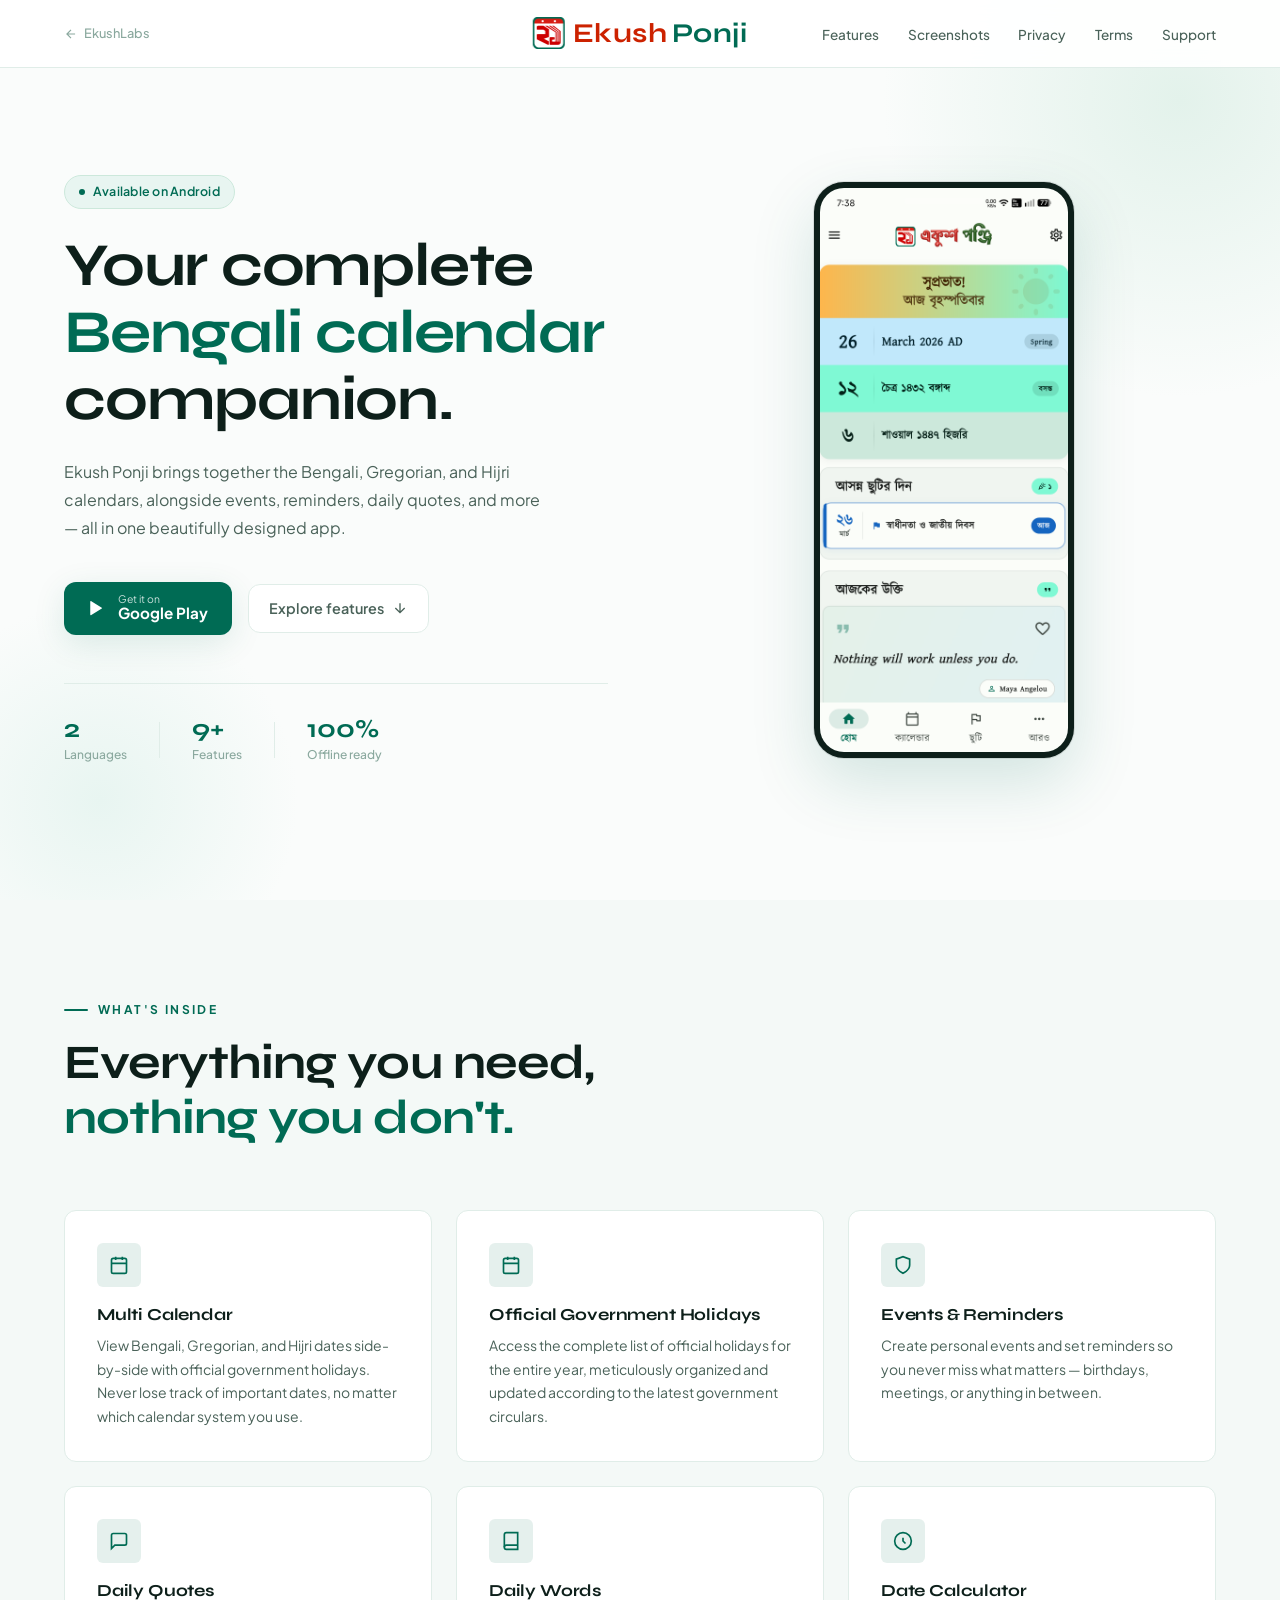
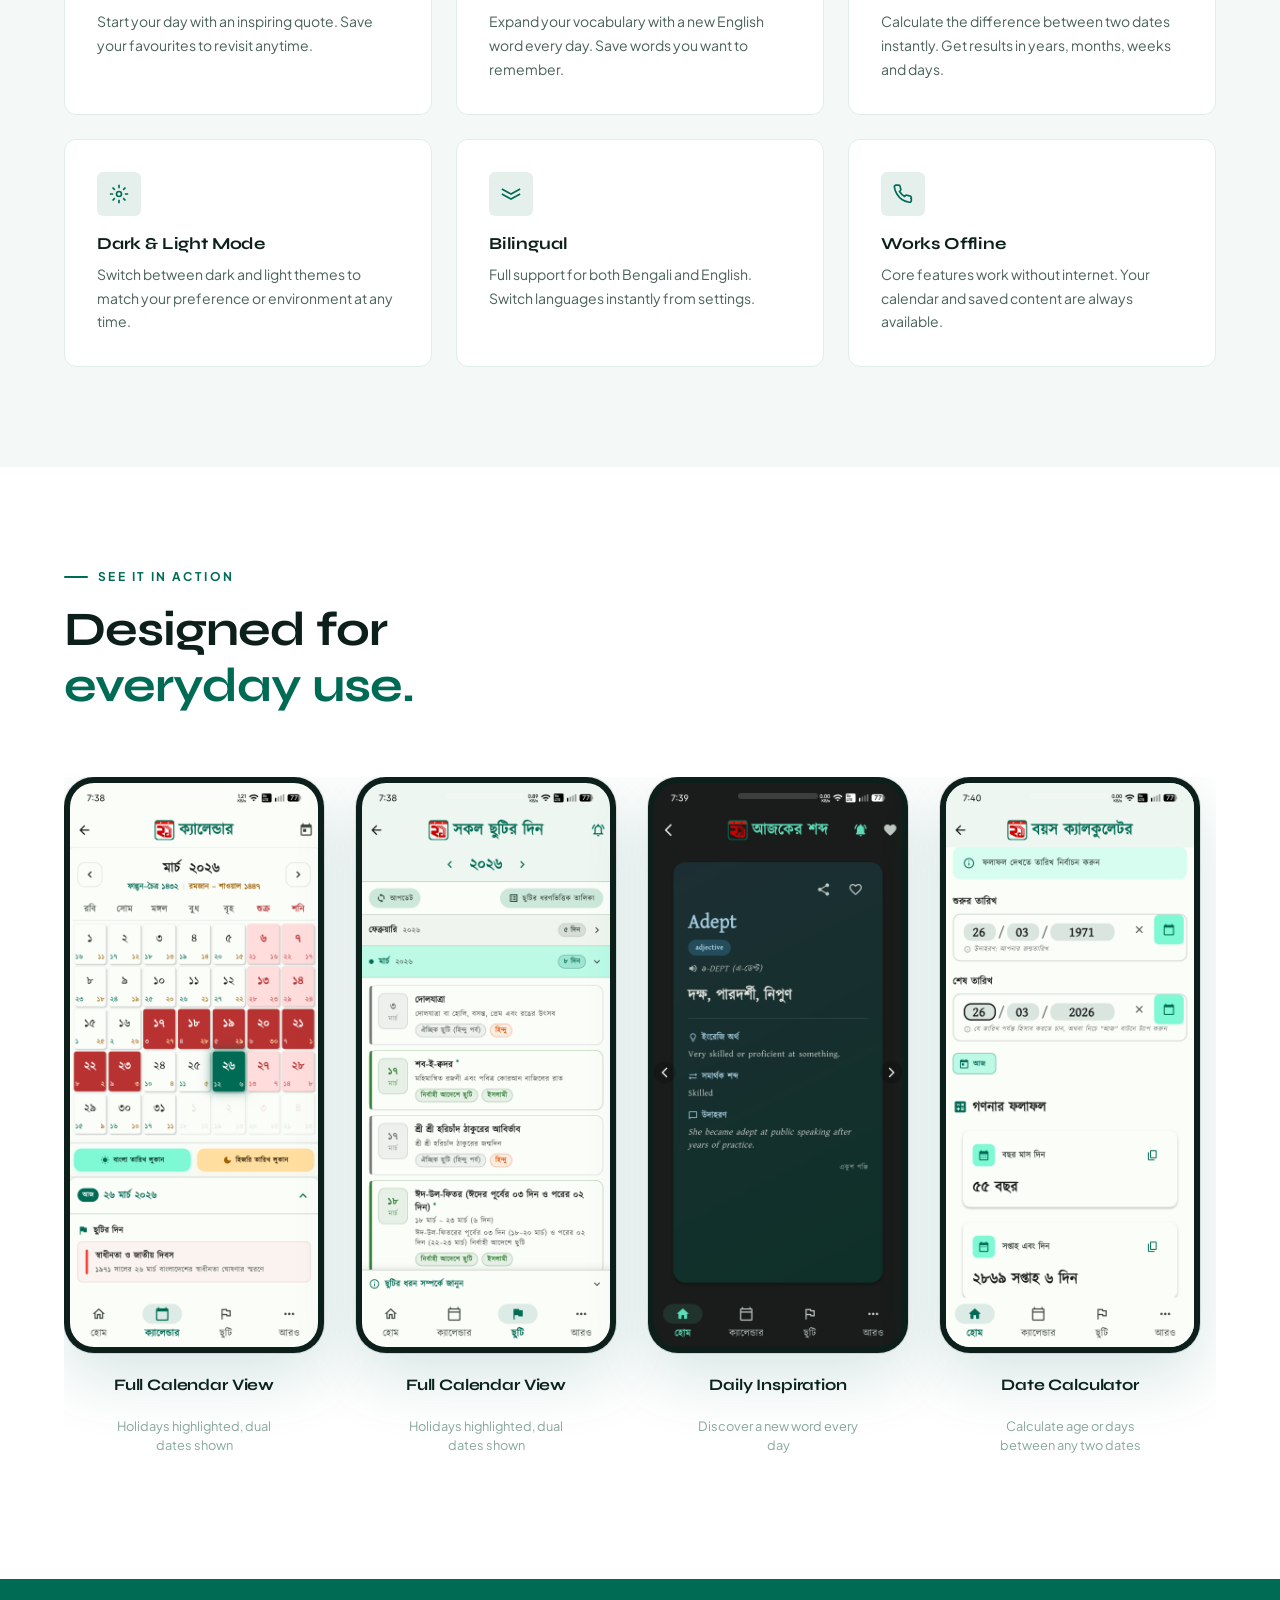
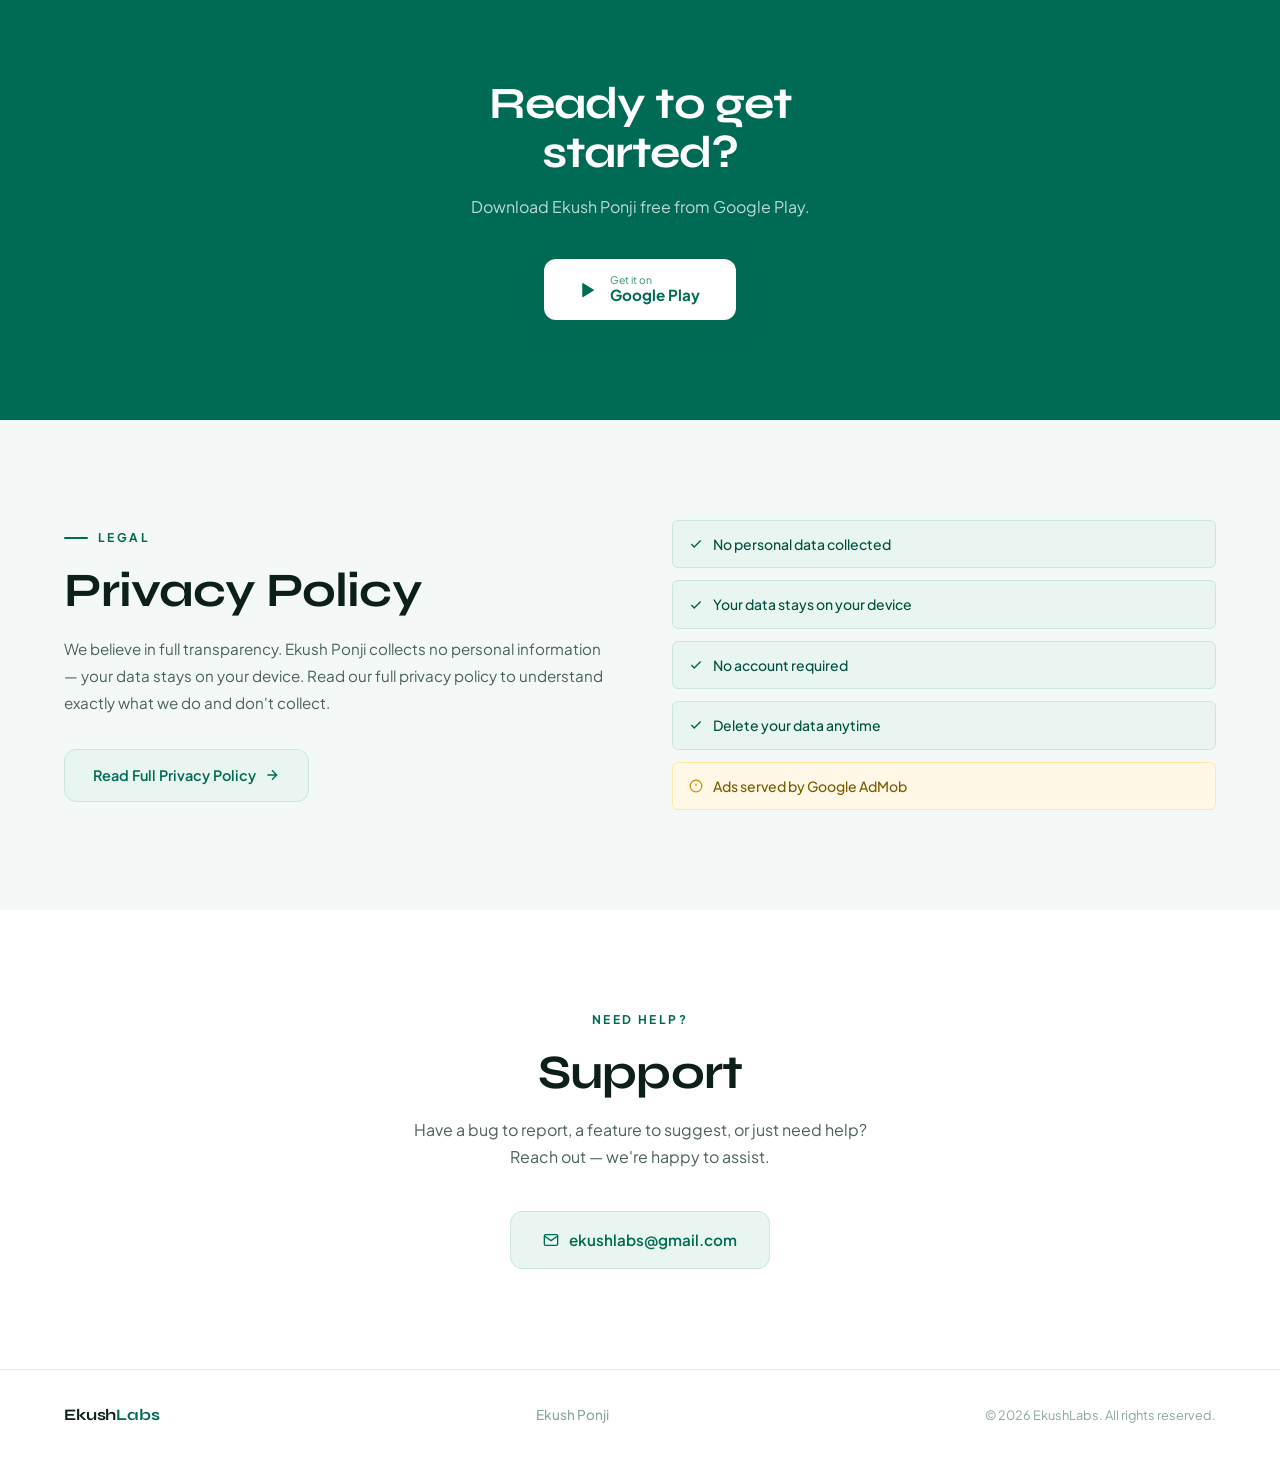
<file: index.html>
<!DOCTYPE html>
<html lang="en">

<head>
  <meta charset="UTF-8" />
  <meta name="viewport" content="width=device-width, initial-scale=1.0" />

  <!-- ─── SEO ─────────────────────────────────────────────────── -->
  <title>Ekush Ponji - Your complete Bengali calendar companion</title>
  <meta name="description"
    content="Ekush Ponji is a Bengali calendar app with events, reminders, daily quotes, daily words, date calculator and more — built for everyday life in Bangladesh." />
  <meta name="robots" content="index, follow" />
  <meta name="author" content="EkushLabs" />

  <!-- ─── THEME COLOR ───────────────────────────────────────────── -->
  <meta name="theme-color" content="#006B54" />

  <!-- ─── OPEN GRAPH ───────────────────────────────────────────── -->
  <meta property="og:type" content="website" />
  <meta property="og:url" content="https://ekushponji.ekushlabs.com/" />
  <meta property="og:title" content="Ekush Ponji - Your complete Bengali calendar companion" />
  <meta property="og:description" content="Bengali calendar, events, reminders, daily quotes, daily words and more." />
  <!-- TODO: Create a 1200x630px branded image and place at assets/og-image.png -->
  <meta property="og:image" content="https://ekushponji.ekushlabs.com/assets/og-image.png" />

  <!-- ─── TWITTER CARD ─────────────────────────────────────────── -->
  <meta name="twitter:card" content="summary_large_image" />
  <meta name="twitter:title" content="Ekush Ponji — Your complete Bengali calendar companion" />
  <meta name="twitter:description" content="Bengali calendar, events, reminders, daily quotes, daily words and more." />
  <meta name="twitter:image" content="https://ekushponji.ekushlabs.com/assets/og-image.png" />

  <!-- ─── FAVICON ──────────────────────────────────────────────── -->
  <link rel="icon" type="image/png" href="assets/icon.png" />
  <link rel="apple-touch-icon" href="assets/icon.png" />

  <!-- ─── FONTS ────────────────────────────────────────────────── -->
  <link rel="preconnect" href="https://fonts.googleapis.com" />
  <link rel="preconnect" href="https://fonts.gstatic.com" crossorigin />
  <link
    href="https://fonts.googleapis.com/css2?family=Plus+Jakarta+Sans:wght@300;400;500;600;700&family=Syne:wght@700;800&display=swap"
    rel="stylesheet" />

  <!-- ─── STYLES ───────────────────────────────────────────────── -->
  <link rel="stylesheet" href="css/components.css" />
  <link rel="stylesheet" href="css/style.css" />

  <!-- ─── GOOGLE ANALYTICS ─────────────────────────────────────── -->
  <!-- TODO: Replace G-XXXXXXXXXX with your actual Measurement ID -->
  <!--
  <script async src="https://www.googletagmanager.com/gtag/js?id=G-XXXXXXXXXX"></script>
  <script>
    window.dataLayer = window.dataLayer || [];
    function gtag(){dataLayer.push(arguments);}
    gtag('js', new Date());
    gtag('config', 'G-XXXXXXXXXX');
  </script>
  -->
</head>

<body>

  <!-- ─── NAVBAR (injected by components.js) ───────────────────── -->
  <div id="navbar-placeholder"></div>

  <!-- ─── HERO ─────────────────────────────────────────────────── -->
  <section id="hero">
    <div class="hero-bg-shape" aria-hidden="true"></div>
    <div class="hero-bg-shape-2" aria-hidden="true"></div>

    <div class="hero-content">
      <div class="hero-badge">
        <span class="badge-dot" aria-hidden="true"></span>
        Available on Android
      </div>

      <h1 class="hero-title">
        Your complete<br />
        <span class="accent">Bengali calendar</span><br />
        companion.
      </h1>

      <p class="hero-tagline">
        Ekush Ponji brings together the Bengali, Gregorian, and Hijri calendars, alongside events, reminders, daily
        quotes, and more — all in one beautifully designed app.
      </p>

      <div class="hero-actions">
        <a href="https://play.google.com/store/apps/details?id=com.ekushlabs.ponji" class="btn-primary"
          id="play-store-btn">
          <svg viewBox="0 0 24 24" fill="currentColor" aria-hidden="true">
            <path d="M3 20.5v-17c0-.83 1-.98 1.4-.4l14 8.5c.4.24.4.86 0 1.1l-14 8.5c-.4.58-1.4.43-1.4-.4z" />
          </svg>
          <div class="btn-text">
            <span class="btn-sub">Get it on</span>
            <span class="btn-main">Google Play</span>
          </div>
        </a>

        <a href="#features" class="btn-secondary">
          Explore features
          <svg viewBox="0 0 24 24" fill="none" stroke="currentColor" stroke-width="2" aria-hidden="true">
            <path d="M12 5v14M5 12l7 7 7-7" />
          </svg>
        </a>
      </div>

      <div class="hero-stats">
        <div class="hero-stat">
          <span class="stat-num">2</span>
          <span class="stat-label">Languages</span>
        </div>
        <div class="stat-divider" aria-hidden="true"></div>
        <div class="hero-stat">
          <span class="stat-num">9+</span>
          <span class="stat-label">Features</span>
        </div>
        <div class="stat-divider" aria-hidden="true"></div>
        <div class="hero-stat">
          <span class="stat-num">100%</span>
          <span class="stat-label">Offline ready</span>
        </div>
      </div>
    </div>

    <div class="hero-phone" aria-hidden="true">
      <div class="phone-mockup">
        <div class="phone-screen">
          <img src="assets/screenshots/1_home.png" alt="Ekush Ponji Home Screen" />
          <div class="phone-placeholder">
            <svg viewBox="0 0 24 24" fill="none" stroke="currentColor" stroke-width="1.5">
              <rect x="3" y="3" width="18" height="18" rx="2" />
              <circle cx="12" cy="10" r="3" />
              <path d="M6 21v-1a6 6 0 0 1 12 0v1" />
            </svg>
          </div>
        </div>
      </div>
    </div>
  </section>

  <!-- ─── FEATURES ─────────────────────────────────────────────── -->
  <section id="features">
    <div class="section-header reveal">
      <p class="section-label">What's inside</p>
      <h2 class="section-title">Everything you need,<br /><span class="accent">nothing you don't.</span></h2>
    </div>

    <div class="features-grid">

      <div class="feature-card reveal">
        <div class="feature-icon">
          <svg viewBox="0 0 24 24" fill="none" stroke="currentColor" stroke-width="2">
            <rect x="3" y="4" width="18" height="18" rx="2" />
            <path d="M16 2v4M8 2v4M3 10h18" />
          </svg>
        </div>
        <h3 class="feature-title">Multi Calendar</h3>
        <p class="feature-desc">View Bengali, Gregorian, and Hijri dates side-by-side with official government holidays.
          Never lose track of important dates, no matter which calendar system you use.</p>
      </div>

      <div class="feature-card reveal">
        <div class="feature-icon">
          <svg viewBox="0 0 24 24" fill="none" stroke="currentColor" stroke-width="2">
            <rect x="3" y="4" width="18" height="18" rx="2" />
            <path d="M16 2v4M8 2v4M3 10h18" />
          </svg>
        </div>
        <h3 class="feature-title">Official Government Holidays</h3>
        <p class="feature-desc">Access the complete list of official holidays for the entire year, meticulously
          organized and updated according to the latest government circulars.</p>
      </div>

      <div class="feature-card reveal">
        <div class="feature-icon">
          <svg viewBox="0 0 24 24" fill="none" stroke="currentColor" stroke-width="2">
            <path d="M12 22s8-4 8-10V5l-8-3-8 3v7c0 6 8 10 8 10z" />
          </svg>
        </div>
        <h3 class="feature-title">Events &amp; Reminders</h3>
        <p class="feature-desc">Create personal events and set reminders so you never miss what matters — birthdays,
          meetings, or anything in between.</p>
      </div>

      <div class="feature-card reveal">
        <div class="feature-icon">
          <svg viewBox="0 0 24 24" fill="none" stroke="currentColor" stroke-width="2">
            <path d="M21 15a2 2 0 0 1-2 2H7l-4 4V5a2 2 0 0 1 2-2h14a2 2 0 0 1 2 2z" />
          </svg>
        </div>
        <h3 class="feature-title">Daily Quotes</h3>
        <p class="feature-desc">Start your day with an inspiring quote. Save your favourites to revisit anytime.</p>
      </div>

      <div class="feature-card reveal">
        <div class="feature-icon">
          <svg viewBox="0 0 24 24" fill="none" stroke="currentColor" stroke-width="2">
            <path d="M4 19.5A2.5 2.5 0 0 1 6.5 17H20" />
            <path d="M6.5 2H20v20H6.5A2.5 2.5 0 0 1 4 19.5v-15A2.5 2.5 0 0 1 6.5 2z" />
          </svg>
        </div>
        <h3 class="feature-title">Daily Words</h3>
        <p class="feature-desc">Expand your vocabulary with a new English word every day. Save words you want to
          remember.</p>
      </div>

      <div class="feature-card reveal">
        <div class="feature-icon">
          <svg viewBox="0 0 24 24" fill="none" stroke="currentColor" stroke-width="2">
            <circle cx="12" cy="12" r="10" />
            <path d="M12 8v4l3 3" />
          </svg>
        </div>
        <h3 class="feature-title">Date Calculator</h3>
        <p class="feature-desc">Calculate the difference between two dates instantly. Get results in years, months,
          weeks and days.</p>
      </div>

      <div class="feature-card reveal">
        <div class="feature-icon">
          <svg viewBox="0 0 24 24" fill="none" stroke="currentColor" stroke-width="2">
            <circle cx="12" cy="12" r="3" />
            <path
              d="M12 1v4M12 19v4M4.22 4.22l2.83 2.83M16.95 16.95l2.83 2.83M1 12h4M19 12h4M4.22 19.78l2.83-2.83M16.95 7.05l2.83-2.83" />
          </svg>
        </div>
        <h3 class="feature-title">Dark &amp; Light Mode</h3>
        <p class="feature-desc">Switch between dark and light themes to match your preference or environment at any
          time.</p>
      </div>

      <div class="feature-card reveal">
        <div class="feature-icon">
          <svg viewBox="0 0 24 24" fill="none" stroke="currentColor" stroke-width="2">
            <path d="M1 6l11 6 11-6" />
            <path d="M1 12l11 6 11-6" />
          </svg>
        </div>
        <h3 class="feature-title">Bilingual</h3>
        <p class="feature-desc">Full support for both Bengali and English. Switch languages instantly from settings.</p>
      </div>

      <div class="feature-card reveal">
        <div class="feature-icon">
          <svg viewBox="0 0 24 24" fill="none" stroke="currentColor" stroke-width="2">
            <path
              d="M22 16.92v3a2 2 0 0 1-2.18 2 19.79 19.79 0 0 1-8.63-3.07A19.5 19.5 0 0 1 4.69 12a19.79 19.79 0 0 1-3.07-8.67A2 2 0 0 1 3.6 1.27h3a2 2 0 0 1 2 1.72c.127.96.361 1.903.7 2.81a2 2 0 0 1-.45 2.11L7.91 8.96a16 16 0 0 0 6 6l.92-.92a2 2 0 0 1 2.11-.45c.907.339 1.85.573 2.81.7A2 2 0 0 1 21.73 16.92z" />
          </svg>
        </div>
        <h3 class="feature-title">Works Offline</h3>
        <p class="feature-desc">Core features work without internet. Your calendar and saved content are always
          available.</p>
      </div>

    </div>
  </section>

  <!-- ─── SCREENSHOTS ───────────────────────────────────────────── -->
  <section id="screenshots">
    <div class="section-header reveal">
      <p class="section-label">See it in action</p>
      <h2 class="section-title">Designed for<br /><span class="accent">everyday use.</span></h2>
    </div>

    <div class="screenshots-row">

      <div class="screenshot-item reveal">
        <div class="phone-mockup">
          <div class="phone-screen">
            <img src="assets/screenshots/2_calendar.png" alt="Home Screen" />
          </div>
        </div>
        <p class="screenshot-caption">Full Calendar View</p>
        <p class="screenshot-desc">Holidays highlighted, dual dates shown</p>
      </div>

      <div class="screenshot-item reveal">
        <div class="phone-mockup">
          <div class="phone-screen">
            <img src="assets/screenshots/3_all_holidays.png" alt="Calendar View" />
          </div>
        </div>
        <p class="screenshot-caption">Full Calendar View</p>
        <p class="screenshot-desc">Holidays highlighted, dual dates shown</p>
      </div>

      <div class="screenshot-item reveal">
        <div class="phone-mockup">
          <div class="phone-screen">
            <img src="assets/screenshots/4_daily_words.png" alt="Daily Words" />
          </div>
        </div>
        <p class="screenshot-caption">Daily Inspiration</p>
        <p class="screenshot-desc">Discover a new word every day</p>
      </div>

      <div class="screenshot-item reveal">
        <div class="phone-mockup">
          <div class="phone-screen">
            <img src="assets/screenshots/5_calculator.png" alt="Date Calculator" />
          </div>
        </div>
        <p class="screenshot-caption">Date Calculator</p>
        <p class="screenshot-desc">Calculate age or days between any two dates</p>
      </div>

    </div>
  </section>

  <!-- ─── DOWNLOAD ──────────────────────────────────────────────── -->
  <section id="download">
    <div class="download-inner reveal">
      <h2 class="download-title">Ready to get started?</h2>
      <p class="download-sub">Download Ekush Ponji free from Google Play.</p>
      <a href="https://play.google.com/store/apps/details?id=com.ekushlabs.ponji" class="btn-primary large">
        <svg viewBox="0 0 24 24" fill="currentColor" aria-hidden="true">
          <path d="M3 20.5v-17c0-.83 1-.98 1.4-.4l14 8.5c.4.24.4.86 0 1.1l-14 8.5c-.4.58-1.4.43-1.4-.4z" />
        </svg>
        <div class="btn-text">
          <span class="btn-sub">Get it on</span>
          <span class="btn-main">Google Play</span>
        </div>
      </a>
    </div>
  </section>

  <!-- ─── PRIVACY TEASER ───────────────────────────────────────── -->
  <section id="privacy">
    <div class="privacy-teaser reveal">
      <div class="privacy-teaser-left">
        <p class="section-label">Legal</p>
        <h2 class="section-title">Privacy Policy</h2>
        <p class="privacy-teaser-desc">We believe in full transparency. Ekush Ponji collects no personal information —
          your data stays on your device. Read our full privacy policy to understand exactly what we do and don't
          collect.</p>
        <a href="privacy.html" class="btn-privacy">
          Read Full Privacy Policy
          <svg viewBox="0 0 24 24" fill="none" stroke="currentColor" stroke-width="2" aria-hidden="true">
            <path d="M5 12h14M12 5l7 7-7 7" />
          </svg>
        </a>
      </div>
      <div class="privacy-teaser-right">
        <div class="privacy-pill good">
          <svg viewBox="0 0 24 24" fill="none" stroke="currentColor" stroke-width="2.5">
            <polyline points="20 6 9 17 4 12" />
          </svg>
          No personal data collected
        </div>
        <div class="privacy-pill good">
          <svg viewBox="0 0 24 24" fill="none" stroke="currentColor" stroke-width="2.5">
            <polyline points="20 6 9 17 4 12" />
          </svg>
          Your data stays on your device
        </div>
        <div class="privacy-pill good">
          <svg viewBox="0 0 24 24" fill="none" stroke="currentColor" stroke-width="2.5">
            <polyline points="20 6 9 17 4 12" />
          </svg>
          No account required
        </div>
        <div class="privacy-pill good">
          <svg viewBox="0 0 24 24" fill="none" stroke="currentColor" stroke-width="2.5">
            <polyline points="20 6 9 17 4 12" />
          </svg>
          Delete your data anytime
        </div>
        <div class="privacy-pill neutral">
          <svg viewBox="0 0 24 24" fill="none" stroke="currentColor" stroke-width="2">
            <circle cx="12" cy="12" r="10" />
            <line x1="12" y1="8" x2="12" y2="12" />
            <line x1="12" y1="16" x2="12.01" y2="16" />
          </svg>
          Ads served by Google AdMob
        </div>
      </div>
    </div>
  </section>

  <!-- ─── SUPPORT ───────────────────────────────────────────────── -->
  <section id="support">
    <div class="support-inner reveal">
      <p class="section-label center">Need help?</p>
      <h2 class="section-title center">Support</h2>
      <p class="support-sub">Have a bug to report, a feature to suggest, or just need help? Reach out — we're happy to
        assist.</p>
      <a href="mailto:ekushlabs@gmail.com" class="contact-email">
        <svg viewBox="0 0 24 24" fill="none" stroke="currentColor" stroke-width="2" aria-hidden="true">
          <path d="M4 4h16c1.1 0 2 .9 2 2v12c0 1.1-.9 2-2 2H4c-1.1 0-2-.9-2-2V6c0-1.1.9-2 2-2z" />
          <polyline points="22,6 12,13 2,6" />
        </svg>
        <span>ekushlabs@gmail.com</span>
      </a>
    </div>
  </section>

  <!-- ─── FOOTER (injected by components.js) ───────────────────── -->
  <div id="footer-placeholder"></div>

  <!-- ─── SCRIPTS ───────────────────────────────────────────────── -->
  <script src="js/components.js" defer></script>
  <script src="js/main.js" defer></script>

</body>

</html>
</file>
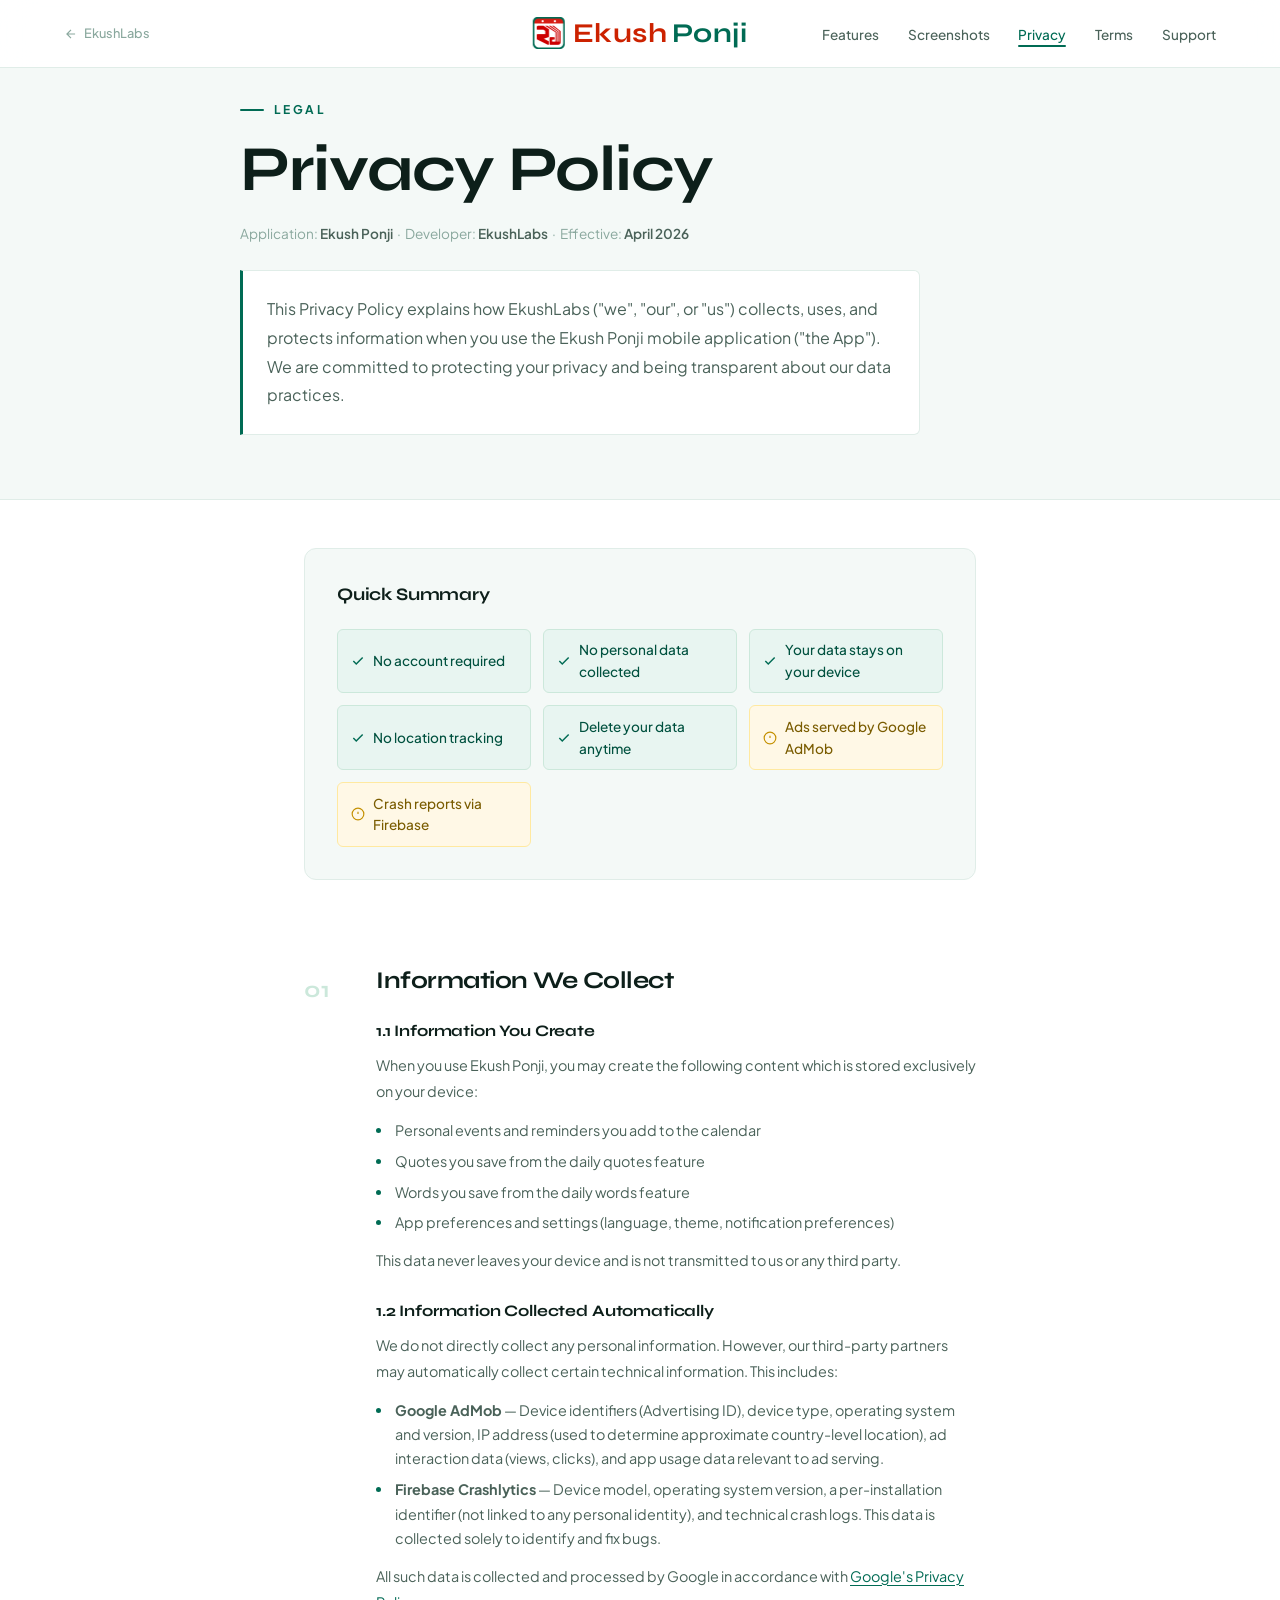
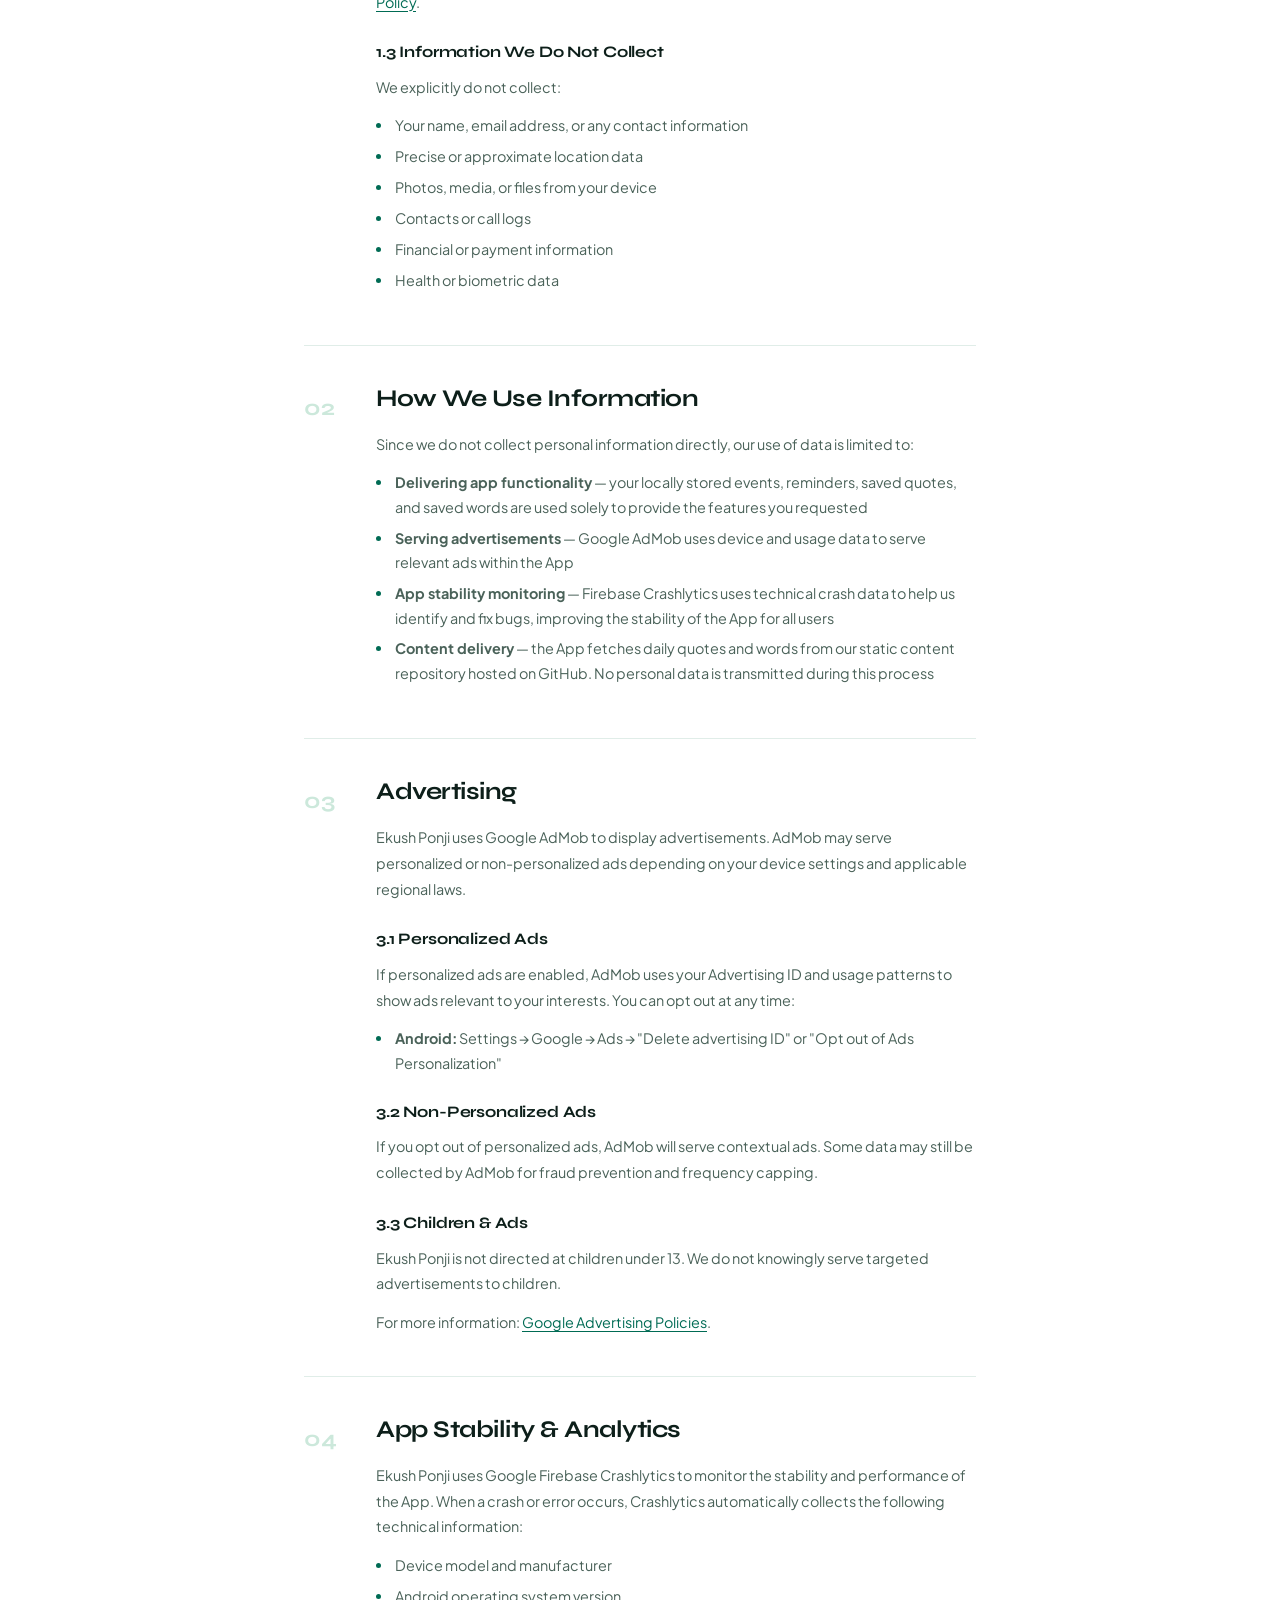
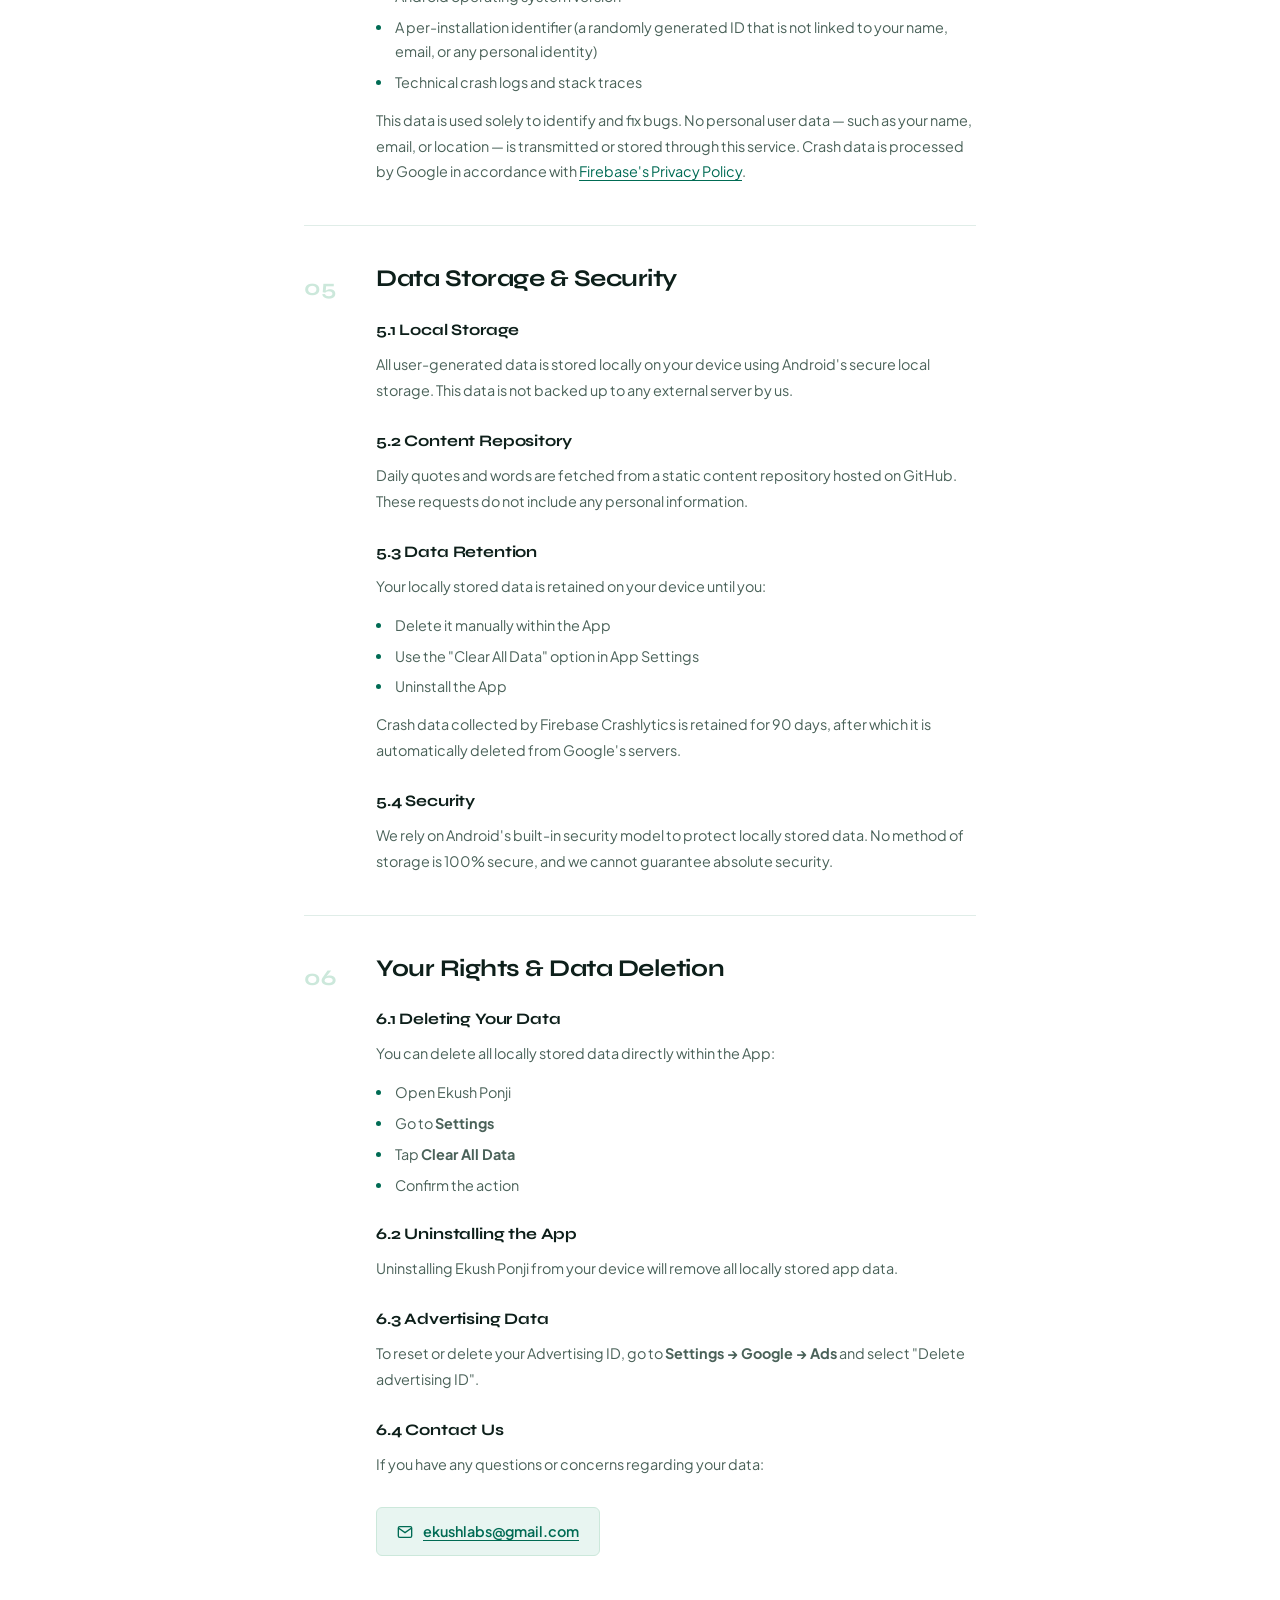
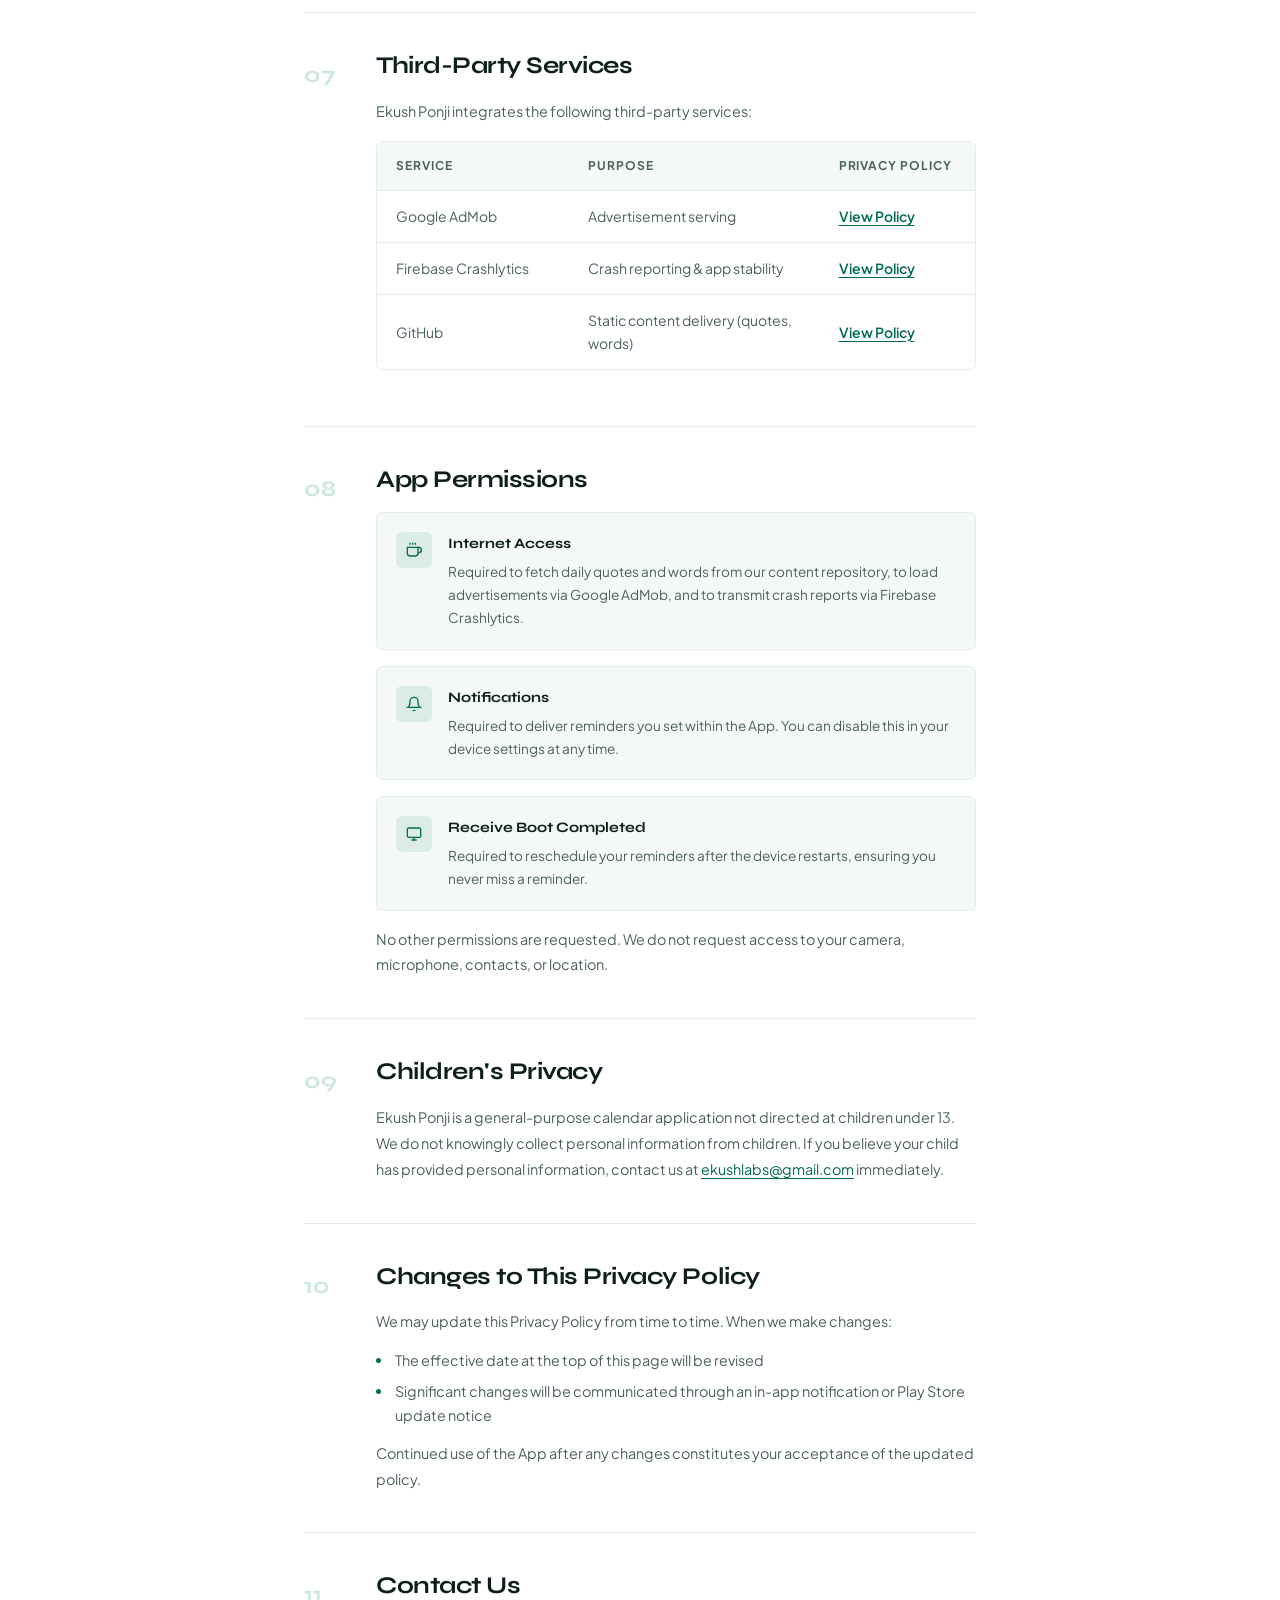
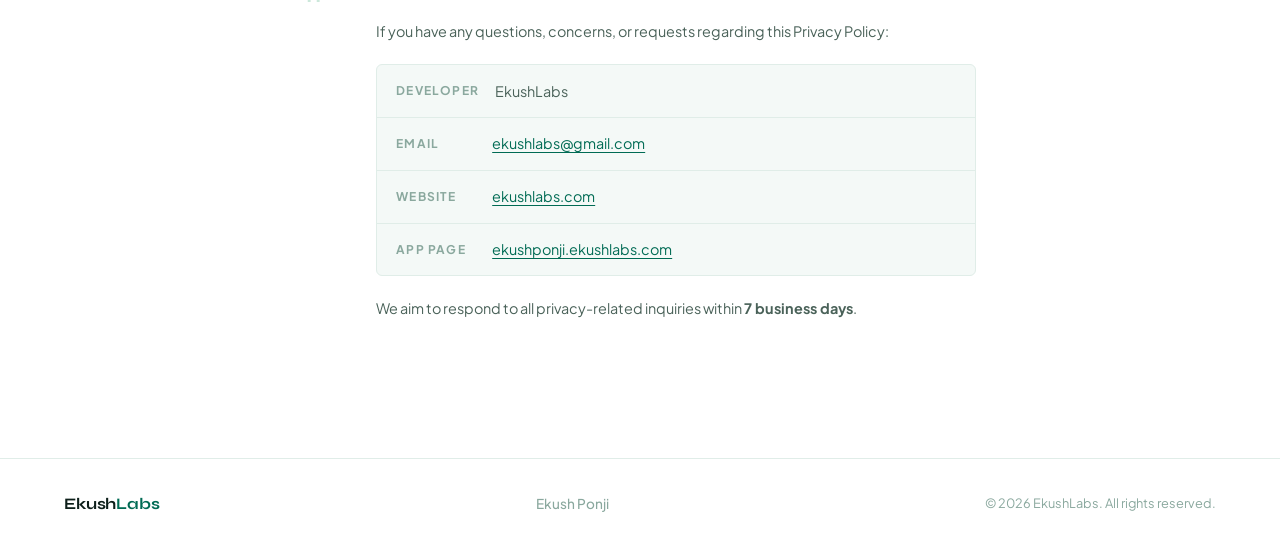
<file: privacy.html>
<!DOCTYPE html>
<html lang="en">

<head>
  <meta charset="UTF-8" />
  <meta name="viewport" content="width=device-width, initial-scale=1.0" />

  <!-- ─── SEO ─────────────────────────────────────────────────── -->
  <title>Privacy Policy — Ekush Ponji</title>
  <meta name="description" content="Privacy Policy for Ekush Ponji, developed by EkushLabs." />
  <meta name="robots" content="index, follow" />

  <!-- ─── THEME COLOR ───────────────────────────────────────────── -->
  <meta name="theme-color" content="#006B54" />

  <!-- ─── FAVICON ──────────────────────────────────────────────── -->
  <link rel="icon" type="image/png" href="assets/icon.png" />
  <link rel="apple-touch-icon" href="assets/icon.png" />

  <!-- ─── FONTS ────────────────────────────────────────────────── -->
  <link rel="preconnect" href="https://fonts.googleapis.com" />
  <link rel="preconnect" href="https://fonts.gstatic.com" crossorigin />
  <link
    href="https://fonts.googleapis.com/css2?family=Plus+Jakarta+Sans:wght@300;400;500;600;700&family=Syne:wght@700;800&display=swap"
    rel="stylesheet" />

  <!-- ─── STYLES ───────────────────────────────────────────────── -->
  <link rel="stylesheet" href="css/components.css" />
  <link rel="stylesheet" href="css/privacy.css" />
</head>

<body>

  <!-- ─── NAVBAR (injected by components.js) ───────────────────── -->
  <div id="navbar-placeholder"></div>

  <!-- ─── HEADER ───────────────────────────────────────────────── -->
  <header class="policy-header">
    <div class="policy-header-inner">
      <p class="section-label">Legal</p>
      <h1 class="policy-title">Privacy Policy</h1>
      <p class="policy-meta">
        Application: <strong>Ekush Ponji</strong> &nbsp;·&nbsp;
        Developer: <strong>EkushLabs</strong> &nbsp;·&nbsp;
        Effective: <strong id="effective-date"></strong>
      </p>
      <p class="policy-intro">
        This Privacy Policy explains how EkushLabs ("we", "our", or "us") collects, uses, and protects information when
        you use the Ekush Ponji mobile application ("the App"). We are committed to protecting your privacy and being
        transparent about our data practices.
      </p>
    </div>
  </header>

  <!-- ─── CONTENT ──────────────────────────────────────────────── -->
  <main class="policy-main">
    <div class="policy-container">

      <!-- Quick Summary -->
      <div class="policy-summary">
        <h2 class="summary-title">Quick Summary</h2>
        <div class="summary-grid">
          <div class="summary-item good">
            <svg viewBox="0 0 24 24" fill="none" stroke="currentColor" stroke-width="2.5">
              <polyline points="20 6 9 17 4 12" />
            </svg>
            <span>No account required</span>
          </div>
          <div class="summary-item good">
            <svg viewBox="0 0 24 24" fill="none" stroke="currentColor" stroke-width="2.5">
              <polyline points="20 6 9 17 4 12" />
            </svg>
            <span>No personal data collected</span>
          </div>
          <div class="summary-item good">
            <svg viewBox="0 0 24 24" fill="none" stroke="currentColor" stroke-width="2.5">
              <polyline points="20 6 9 17 4 12" />
            </svg>
            <span>Your data stays on your device</span>
          </div>
          <div class="summary-item good">
            <svg viewBox="0 0 24 24" fill="none" stroke="currentColor" stroke-width="2.5">
              <polyline points="20 6 9 17 4 12" />
            </svg>
            <span>No location tracking</span>
          </div>
          <div class="summary-item good">
            <svg viewBox="0 0 24 24" fill="none" stroke="currentColor" stroke-width="2.5">
              <polyline points="20 6 9 17 4 12" />
            </svg>
            <span>Delete your data anytime</span>
          </div>
          <div class="summary-item neutral">
            <svg viewBox="0 0 24 24" fill="none" stroke="currentColor" stroke-width="2">
              <circle cx="12" cy="12" r="10" />
              <line x1="12" y1="8" x2="12" y2="12" />
              <line x1="12" y1="16" x2="12.01" y2="16" />
            </svg>
            <span>Ads served by Google AdMob</span>
          </div>
          <div class="summary-item neutral">
            <svg viewBox="0 0 24 24" fill="none" stroke="currentColor" stroke-width="2">
              <circle cx="12" cy="12" r="10" />
              <line x1="12" y1="8" x2="12" y2="12" />
              <line x1="12" y1="16" x2="12.01" y2="16" />
            </svg>
            <span>Crash reports via Firebase</span>
          </div>
        </div>
      </div>

      <!-- 1. Information We Collect -->
      <section class="policy-section">
        <div class="section-number">01</div>
        <div class="section-body">
          <h2>Information We Collect</h2>
          <h3>1.1 Information You Create</h3>
          <p>When you use Ekush Ponji, you may create the following content which is stored exclusively on your device:
          </p>
          <ul>
            <li>Personal events and reminders you add to the calendar</li>
            <li>Quotes you save from the daily quotes feature</li>
            <li>Words you save from the daily words feature</li>
            <li>App preferences and settings (language, theme, notification preferences)</li>
          </ul>
          <p>This data never leaves your device and is not transmitted to us or any third party.</p>

          <h3>1.2 Information Collected Automatically</h3>
          <p>We do not directly collect any personal information. However, our third-party partners may automatically
            collect certain technical information. This includes:</p>
          <ul>
            <li><strong>Google AdMob</strong> — Device identifiers (Advertising ID), device type, operating system and
              version, IP address (used to determine approximate country-level location), ad interaction data (views,
              clicks), and app usage data relevant to ad serving.</li>
            <li><strong>Firebase Crashlytics</strong> — Device model, operating system version, a per-installation
              identifier (not linked to any personal identity), and technical crash logs. This data is collected solely
              to identify and fix bugs.</li>
          </ul>
          <p>All such data is collected and processed by Google in accordance with <a
              href="https://policies.google.com/privacy" target="_blank" rel="noopener">Google's Privacy Policy</a>.</p>

          <h3>1.3 Information We Do Not Collect</h3>
          <p>We explicitly do not collect:</p>
          <ul>
            <li>Your name, email address, or any contact information</li>
            <li>Precise or approximate location data</li>
            <li>Photos, media, or files from your device</li>
            <li>Contacts or call logs</li>
            <li>Financial or payment information</li>
            <li>Health or biometric data</li>
          </ul>
        </div>
      </section>

      <!-- 2. How We Use Information -->
      <section class="policy-section">
        <div class="section-number">02</div>
        <div class="section-body">
          <h2>How We Use Information</h2>
          <p>Since we do not collect personal information directly, our use of data is limited to:</p>
          <ul>
            <li><strong>Delivering app functionality</strong> — your locally stored events, reminders, saved quotes, and
              saved words are used solely to provide the features you requested</li>
            <li><strong>Serving advertisements</strong> — Google AdMob uses device and usage data to serve relevant ads
              within the App</li>
            <li><strong>App stability monitoring</strong> — Firebase Crashlytics uses technical crash data to help us
              identify and fix bugs, improving the stability of the App for all users</li>
            <li><strong>Content delivery</strong> — the App fetches daily quotes and words from our static content
              repository hosted on GitHub. No personal data is transmitted during this process</li>
          </ul>
        </div>
      </section>

      <!-- 3. Advertising -->
      <section class="policy-section">
        <div class="section-number">03</div>
        <div class="section-body">
          <h2>Advertising</h2>
          <p>Ekush Ponji uses Google AdMob to display advertisements. AdMob may serve personalized or non-personalized
            ads depending on your device settings and applicable regional laws.</p>
          <h3>3.1 Personalized Ads</h3>
          <p>If personalized ads are enabled, AdMob uses your Advertising ID and usage patterns to show ads relevant to
            your interests. You can opt out at any time:</p>
          <ul>
            <li><strong>Android:</strong> Settings → Google → Ads → "Delete advertising ID" or "Opt out of Ads
              Personalization"</li>
          </ul>
          <h3>3.2 Non-Personalized Ads</h3>
          <p>If you opt out of personalized ads, AdMob will serve contextual ads. Some data may still be collected by
            AdMob for fraud prevention and frequency capping.</p>
          <h3>3.3 Children &amp; Ads</h3>
          <p>Ekush Ponji is not directed at children under 13. We do not knowingly serve targeted advertisements to
            children.</p>
          <p>For more information: <a href="https://policies.google.com/technologies/ads" target="_blank"
              rel="noopener">Google Advertising Policies</a>.</p>
        </div>
      </section>

      <!-- 4. App Stability & Analytics -->
      <section class="policy-section">
        <div class="section-number">04</div>
        <div class="section-body">
          <h2>App Stability &amp; Analytics</h2>
          <p>Ekush Ponji uses Google Firebase Crashlytics to monitor the stability and performance of the App. When a
            crash or error occurs, Crashlytics automatically collects the following technical information:</p>
          <ul>
            <li>Device model and manufacturer</li>
            <li>Android operating system version</li>
            <li>A per-installation identifier (a randomly generated ID that is not linked to your name, email, or any
              personal identity)</li>
            <li>Technical crash logs and stack traces</li>
          </ul>
          <p>This data is used solely to identify and fix bugs. No personal user data — such as your name, email, or
            location — is transmitted or stored through this service. Crash data is processed by Google in accordance
            with <a href="https://firebase.google.com/support/privacy" target="_blank" rel="noopener">Firebase's Privacy
              Policy</a>.</p>
        </div>
      </section>

      <!-- 5. Data Storage (renumbered from 4) -->
      <section class="policy-section">
        <div class="section-number">05</div>
        <div class="section-body">
          <h2>Data Storage &amp; Security</h2>
          <h3>5.1 Local Storage</h3>
          <p>All user-generated data is stored locally on your device using Android's secure local storage. This data is
            not backed up to any external server by us.</p>
          <h3>5.2 Content Repository</h3>
          <p>Daily quotes and words are fetched from a static content repository hosted on GitHub. These requests do not
            include any personal information.</p>
          <h3>5.3 Data Retention</h3>
          <p>Your locally stored data is retained on your device until you:</p>
          <ul>
            <li>Delete it manually within the App</li>
            <li>Use the "Clear All Data" option in App Settings</li>
            <li>Uninstall the App</li>
          </ul>
          <p>Crash data collected by Firebase Crashlytics is retained for 90 days, after which it is automatically
            deleted from Google's servers.</p>
          <h3>5.4 Security</h3>
          <p>We rely on Android's built-in security model to protect locally stored data. No method of storage is 100%
            secure, and we cannot guarantee absolute security.</p>
        </div>
      </section>

      <!-- 6. Your Rights & Data Deletion (renumbered from 5) -->
      <section class="policy-section">
        <div class="section-number">06</div>
        <div class="section-body">
          <h2>Your Rights &amp; Data Deletion</h2>
          <h3>6.1 Deleting Your Data</h3>
          <p>You can delete all locally stored data directly within the App:</p>
          <ul>
            <li>Open Ekush Ponji</li>
            <li>Go to <strong>Settings</strong></li>
            <li>Tap <strong>Clear All Data</strong></li>
            <li>Confirm the action</li>
          </ul>
          <h3>6.2 Uninstalling the App</h3>
          <p>Uninstalling Ekush Ponji from your device will remove all locally stored app data.</p>
          <h3>6.3 Advertising Data</h3>
          <p>To reset or delete your Advertising ID, go to <strong>Settings → Google → Ads</strong> and select "Delete
            advertising ID".</p>
          <h3>6.4 Contact Us</h3>
          <p>If you have any questions or concerns regarding your data:</p>
          <div class="contact-box">
            <svg viewBox="0 0 24 24" fill="none" stroke="currentColor" stroke-width="2">
              <path d="M4 4h16c1.1 0 2 .9 2 2v12c0 1.1-.9 2-2 2H4c-1.1 0-2-.9-2-2V6c0-1.1.9-2 2-2z" />
              <polyline points="22,6 12,13 2,6" />
            </svg>
            <a href="mailto:ekushlabs@gmail.com">ekushlabs@gmail.com</a>
          </div>
        </div>
      </section>

      <!-- 7. Third-Party Services (renumbered from 6) -->
      <section class="policy-section">
        <div class="section-number">07</div>
        <div class="section-body">
          <h2>Third-Party Services</h2>
          <p>Ekush Ponji integrates the following third-party services:</p>
          <div class="third-party-table">
            <div class="tp-row tp-header">
              <span>Service</span>
              <span>Purpose</span>
              <span>Privacy Policy</span>
            </div>
            <div class="tp-row">
              <span>Google AdMob</span>
              <span>Advertisement serving</span>
              <a href="https://policies.google.com/privacy" target="_blank" rel="noopener">View Policy</a>
            </div>
            <div class="tp-row">
              <span>Firebase Crashlytics</span>
              <span>Crash reporting &amp; app stability</span>
              <a href="https://firebase.google.com/support/privacy" target="_blank" rel="noopener">View Policy</a>
            </div>
            <div class="tp-row">
              <span>GitHub</span>
              <span>Static content delivery (quotes, words)</span>
              <a href="https://docs.github.com/en/site-policy/privacy-policies/github-privacy-statement" target="_blank"
                rel="noopener">View Policy</a>
            </div>
          </div>
        </div>
      </section>

      <!-- 8. Permissions (renumbered from 7) -->
      <section class="policy-section">
        <div class="section-number">08</div>
        <div class="section-body">
          <h2>App Permissions</h2>
          <div class="permissions-list">
            <div class="permission-item">
              <div class="permission-icon">
                <svg viewBox="0 0 24 24" fill="none" stroke="currentColor" stroke-width="2">
                  <path d="M18 8h1a4 4 0 0 1 0 8h-1" />
                  <path d="M2 8h16v9a4 4 0 0 1-4 4H6a4 4 0 0 1-4-4V8z" />
                  <line x1="6" y1="1" x2="6" y2="4" />
                  <line x1="10" y1="1" x2="10" y2="4" />
                  <line x1="14" y1="1" x2="14" y2="4" />
                </svg>
              </div>
              <div class="permission-text">
                <h4>Internet Access</h4>
                <p>Required to fetch daily quotes and words from our content repository, to load advertisements via
                  Google AdMob, and to transmit crash reports via Firebase Crashlytics.</p>
              </div>
            </div>
            <div class="permission-item">
              <div class="permission-icon">
                <svg viewBox="0 0 24 24" fill="none" stroke="currentColor" stroke-width="2">
                  <path d="M18 8A6 6 0 0 0 6 8c0 7-3 9-3 9h18s-3-2-3-9" />
                  <path d="M13.73 21a2 2 0 0 1-3.46 0" />
                </svg>
              </div>
              <div class="permission-text">
                <h4>Notifications</h4>
                <p>Required to deliver reminders you set within the App. You can disable this in your device settings at
                  any time.</p>
              </div>
            </div>
            <div class="permission-item">
              <div class="permission-icon">
                <svg viewBox="0 0 24 24" fill="none" stroke="currentColor" stroke-width="2">
                  <rect x="2" y="3" width="20" height="14" rx="2" />
                  <path d="M8 21h8M12 17v4" />
                </svg>
              </div>
              <div class="permission-text">
                <h4>Receive Boot Completed</h4>
                <p>Required to reschedule your reminders after the device restarts, ensuring you never miss a reminder.
                </p>
              </div>
            </div>
          </div>
          <p>No other permissions are requested. We do not request access to your camera, microphone, contacts, or
            location.</p>
        </div>
      </section>

      <!-- 9. Children's Privacy (renumbered from 8) -->
      <section class="policy-section">
        <div class="section-number">09</div>
        <div class="section-body">
          <h2>Children's Privacy</h2>
          <p>Ekush Ponji is a general-purpose calendar application not directed at children under 13. We do not
            knowingly collect personal information from children. If you believe your child has provided personal
            information, contact us at <a href="mailto:ekushlabs@gmail.com">ekushlabs@gmail.com</a> immediately.</p>
        </div>
      </section>

      <!-- 10. Changes to Policy (renumbered from 9) -->
      <section class="policy-section">
        <div class="section-number">10</div>
        <div class="section-body">
          <h2>Changes to This Privacy Policy</h2>
          <p>We may update this Privacy Policy from time to time. When we make changes:</p>
          <ul>
            <li>The effective date at the top of this page will be revised</li>
            <li>Significant changes will be communicated through an in-app notification or Play Store update notice</li>
          </ul>
          <p>Continued use of the App after any changes constitutes your acceptance of the updated policy.</p>
        </div>
      </section>

      <!-- 11. Contact (renumbered from 10) -->
      <section class="policy-section">
        <div class="section-number">11</div>
        <div class="section-body">
          <h2>Contact Us</h2>
          <p>If you have any questions, concerns, or requests regarding this Privacy Policy:</p>
          <div class="contact-block">
            <div class="contact-row">
              <span class="contact-label">Developer</span>
              <span class="contact-value">EkushLabs</span>
            </div>
            <div class="contact-row">
              <span class="contact-label">Email</span>
              <a href="mailto:ekushlabs@gmail.com" class="contact-value contact-link">ekushlabs@gmail.com</a>
            </div>
            <div class="contact-row">
              <span class="contact-label">Website</span>
              <a href="https://ekushlabs.com" class="contact-value contact-link" target="_blank"
                rel="noopener">ekushlabs.com</a>
            </div>
            <div class="contact-row">
              <span class="contact-label">App Page</span>
              <a href="https://ekushponji.ekushlabs.com" class="contact-value contact-link" target="_blank"
                rel="noopener">ekushponji.ekushlabs.com</a>
            </div>
          </div>
          <p>We aim to respond to all privacy-related inquiries within <strong>7 business days</strong>.</p>
        </div>
      </section>

    </div>
  </main>

  <!-- ─── FOOTER (injected by components.js) ───────────────────── -->
  <div id="footer-placeholder"></div>

  <!-- ─── SCRIPTS ───────────────────────────────────────────────── -->
  <script src="js/components.js" defer></script>
  <script>
    document.getElementById('effective-date').textContent = 'April 2026';
  </script>

</body>

</html>
</file>
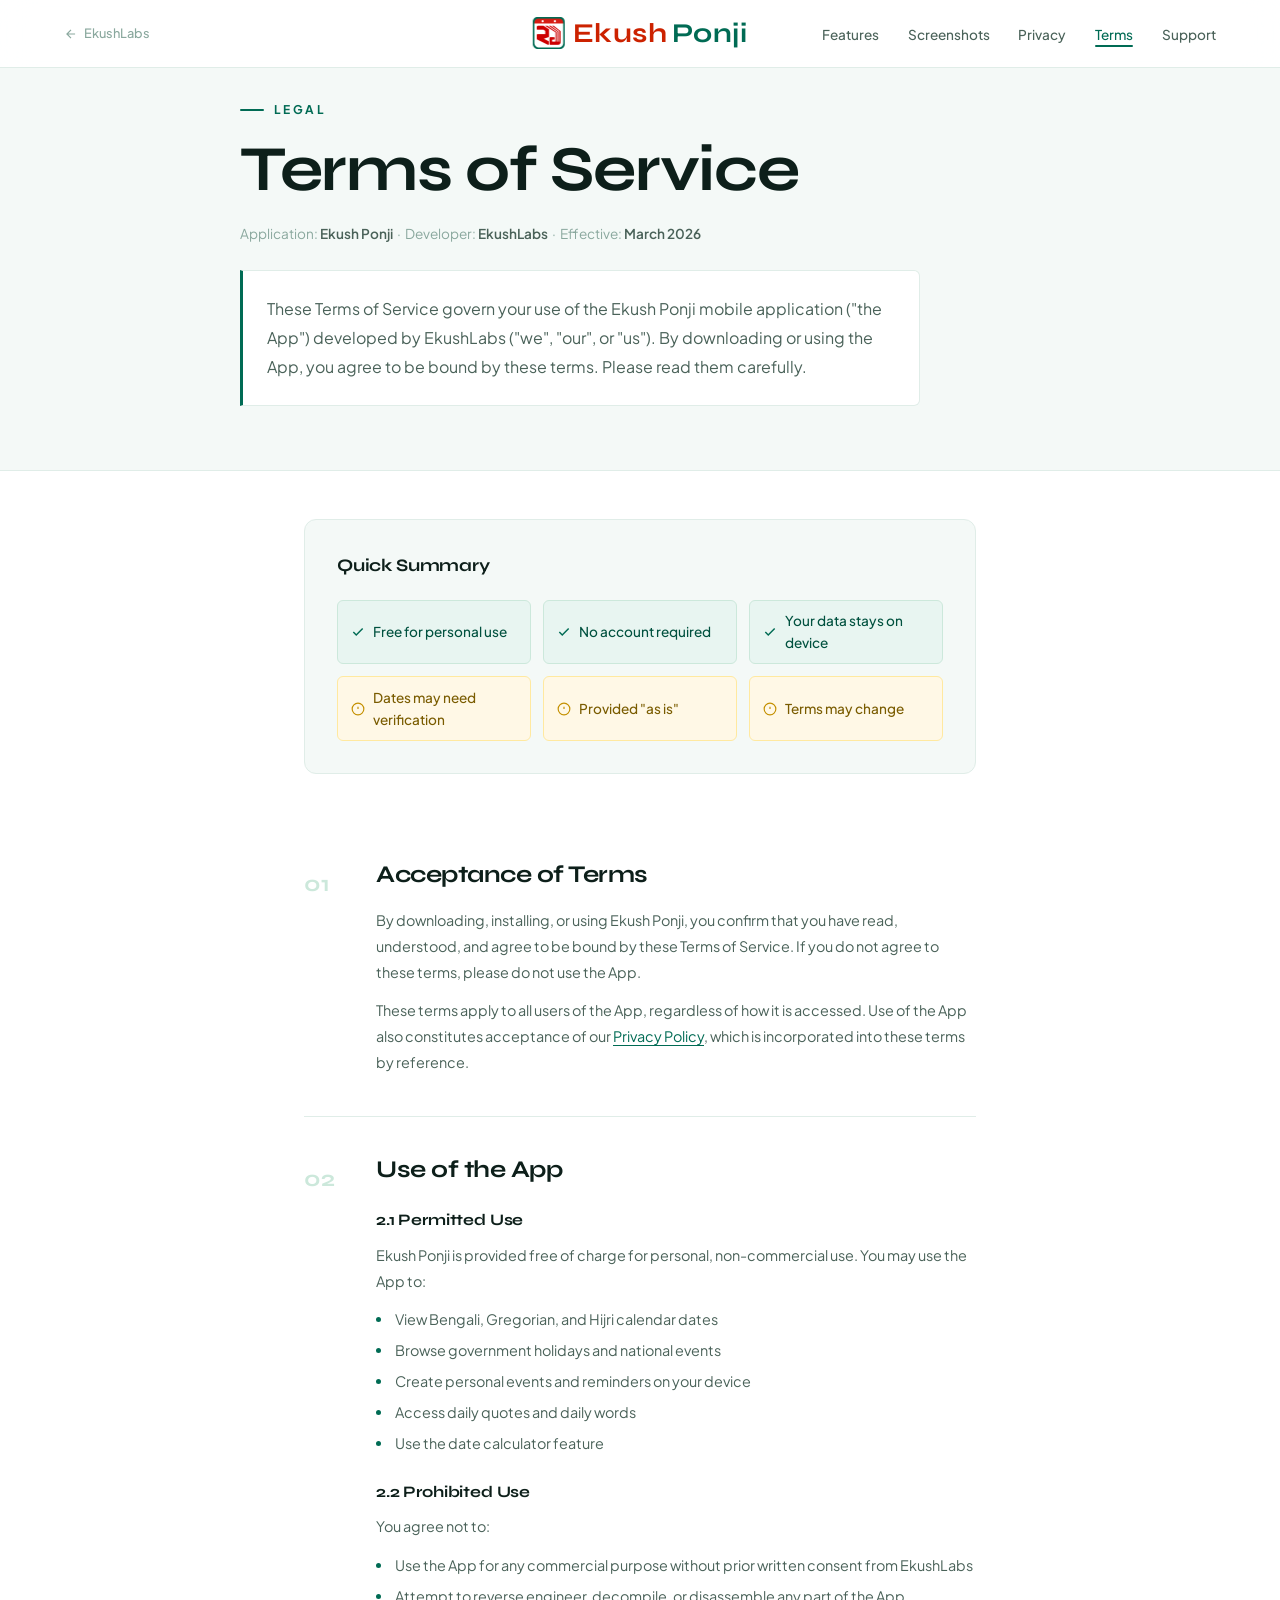
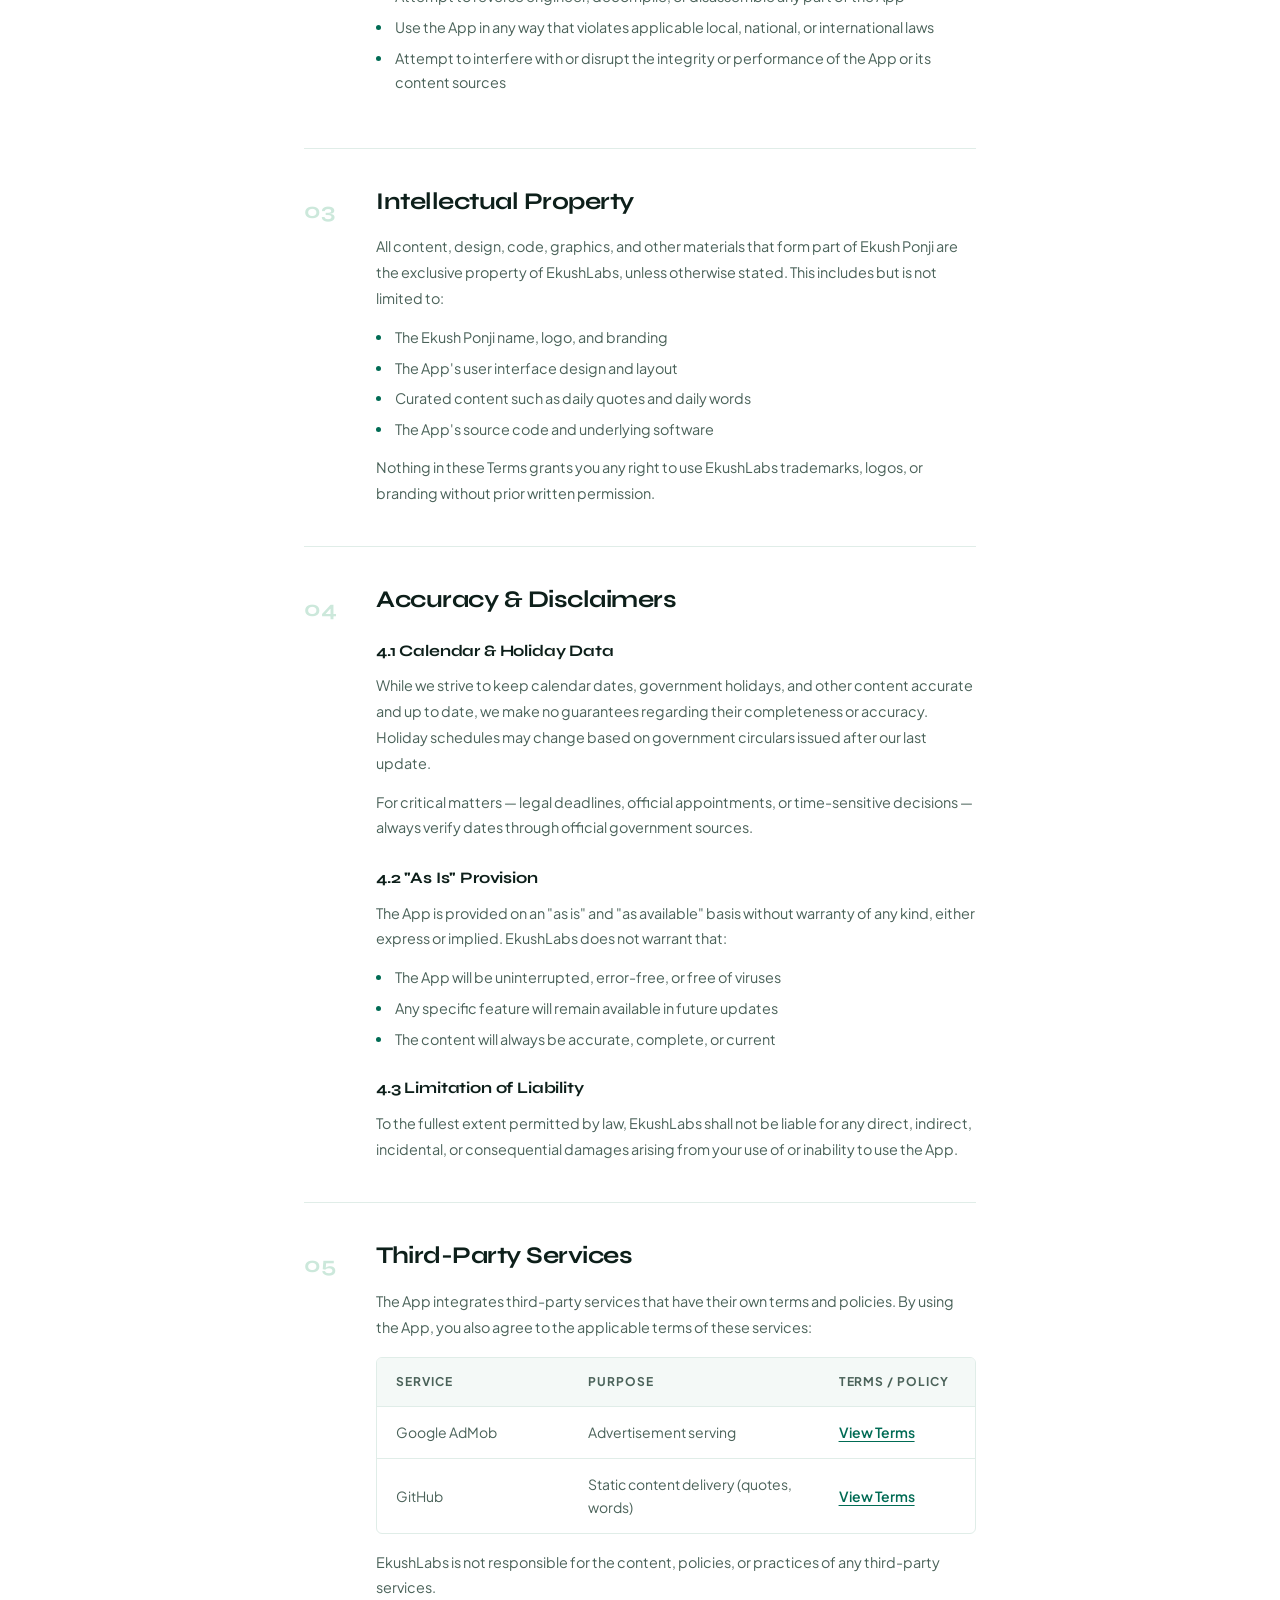
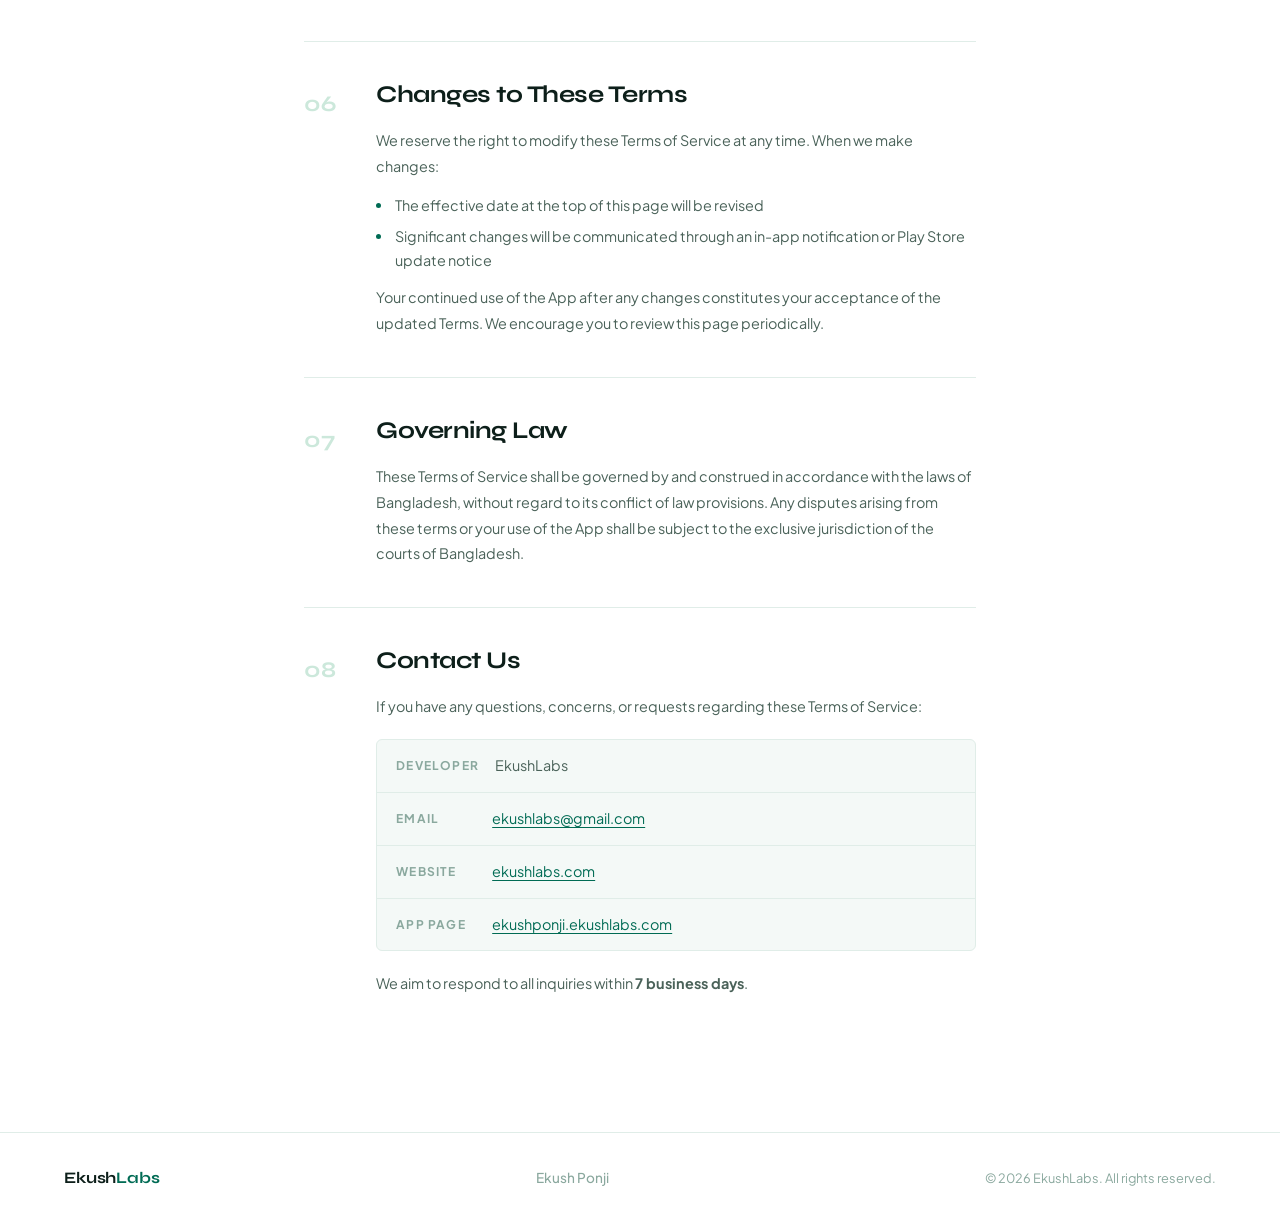
<file: terms.html>
<!DOCTYPE html>
<html lang="en">

<head>
    <meta charset="UTF-8" />
    <meta name="viewport" content="width=device-width, initial-scale=1.0" />

    <!-- ─── SEO ─────────────────────────────────────────────────── -->
    <title>Terms of Service — Ekush Ponji</title>
    <meta name="description" content="Terms of Service for Ekush Ponji, developed by EkushLabs." />
    <meta name="robots" content="index, follow" />

    <!-- ─── THEME COLOR ───────────────────────────────────────────── -->
    <meta name="theme-color" content="#006B54" />

    <!-- ─── FAVICON ──────────────────────────────────────────────── -->
    <link rel="icon" type="image/png" href="assets/icon.png" />
    <link rel="apple-touch-icon" href="assets/icon.png" />

    <!-- ─── FONTS ────────────────────────────────────────────────── -->
    <link rel="preconnect" href="https://fonts.googleapis.com" />
    <link rel="preconnect" href="https://fonts.gstatic.com" crossorigin />
    <link
        href="https://fonts.googleapis.com/css2?family=Plus+Jakarta+Sans:wght@300;400;500;600;700&family=Syne:wght@700;800&display=swap"
        rel="stylesheet" />

    <!-- ─── STYLES ───────────────────────────────────────────────── -->
    <link rel="stylesheet" href="css/components.css" />
    <link rel="stylesheet" href="css/privacy.css" />
</head>

<body>

    <!-- ─── NAVBAR (injected by components.js) ───────────────────── -->
    <div id="navbar-placeholder"></div>

    <!-- ─── HEADER ───────────────────────────────────────────────── -->
    <header class="policy-header">
        <div class="policy-header-inner">
            <p class="section-label">Legal</p>
            <h1 class="policy-title">Terms of Service</h1>
            <p class="policy-meta">
                Application: <strong>Ekush Ponji</strong> &nbsp;·&nbsp;
                Developer: <strong>EkushLabs</strong> &nbsp;·&nbsp;
                Effective: <strong id="effective-date"></strong>
            </p>
            <p class="policy-intro">
                These Terms of Service govern your use of the Ekush Ponji mobile application ("the App") developed by
                EkushLabs ("we", "our", or "us"). By downloading or using the App, you agree to be bound by these terms.
                Please read them carefully.
            </p>
        </div>
    </header>

    <!-- ─── CONTENT ──────────────────────────────────────────────── -->
    <main class="policy-main">
        <div class="policy-container">

            <!-- Quick Summary -->
            <div class="policy-summary">
                <h2 class="summary-title">Quick Summary</h2>
                <div class="summary-grid">
                    <div class="summary-item good">
                        <svg viewBox="0 0 24 24" fill="none" stroke="currentColor" stroke-width="2.5">
                            <polyline points="20 6 9 17 4 12" />
                        </svg>
                        <span>Free for personal use</span>
                    </div>
                    <div class="summary-item good">
                        <svg viewBox="0 0 24 24" fill="none" stroke="currentColor" stroke-width="2.5">
                            <polyline points="20 6 9 17 4 12" />
                        </svg>
                        <span>No account required</span>
                    </div>
                    <div class="summary-item good">
                        <svg viewBox="0 0 24 24" fill="none" stroke="currentColor" stroke-width="2.5">
                            <polyline points="20 6 9 17 4 12" />
                        </svg>
                        <span>Your data stays on device</span>
                    </div>
                    <div class="summary-item neutral">
                        <svg viewBox="0 0 24 24" fill="none" stroke="currentColor" stroke-width="2">
                            <circle cx="12" cy="12" r="10" />
                            <line x1="12" y1="8" x2="12" y2="12" />
                            <line x1="12" y1="16" x2="12.01" y2="16" />
                        </svg>
                        <span>Dates may need verification</span>
                    </div>
                    <div class="summary-item neutral">
                        <svg viewBox="0 0 24 24" fill="none" stroke="currentColor" stroke-width="2">
                            <circle cx="12" cy="12" r="10" />
                            <line x1="12" y1="8" x2="12" y2="12" />
                            <line x1="12" y1="16" x2="12.01" y2="16" />
                        </svg>
                        <span>Provided "as is"</span>
                    </div>
                    <div class="summary-item neutral">
                        <svg viewBox="0 0 24 24" fill="none" stroke="currentColor" stroke-width="2">
                            <circle cx="12" cy="12" r="10" />
                            <line x1="12" y1="8" x2="12" y2="12" />
                            <line x1="12" y1="16" x2="12.01" y2="16" />
                        </svg>
                        <span>Terms may change</span>
                    </div>
                </div>
            </div>

            <!-- 1. Acceptance of Terms -->
            <section class="policy-section">
                <div class="section-number">01</div>
                <div class="section-body">
                    <h2>Acceptance of Terms</h2>
                    <p>By downloading, installing, or using Ekush Ponji, you confirm that you have read, understood, and
                        agree to be bound by these Terms of Service. If you do not agree to these terms, please do not
                        use the App.</p>
                    <p>These terms apply to all users of the App, regardless of how it is accessed. Use of the App also
                        constitutes acceptance of our <a href="privacy.html">Privacy Policy</a>, which is incorporated
                        into these terms by reference.</p>
                </div>
            </section>

            <!-- 2. Use of the App -->
            <section class="policy-section">
                <div class="section-number">02</div>
                <div class="section-body">
                    <h2>Use of the App</h2>
                    <h3>2.1 Permitted Use</h3>
                    <p>Ekush Ponji is provided free of charge for personal, non-commercial use. You may use the App to:
                    </p>
                    <ul>
                        <li>View Bengali, Gregorian, and Hijri calendar dates</li>
                        <li>Browse government holidays and national events</li>
                        <li>Create personal events and reminders on your device</li>
                        <li>Access daily quotes and daily words</li>
                        <li>Use the date calculator feature</li>
                    </ul>
                    <h3>2.2 Prohibited Use</h3>
                    <p>You agree not to:</p>
                    <ul>
                        <li>Use the App for any commercial purpose without prior written consent from EkushLabs</li>
                        <li>Attempt to reverse engineer, decompile, or disassemble any part of the App</li>
                        <li>Use the App in any way that violates applicable local, national, or international laws</li>
                        <li>Attempt to interfere with or disrupt the integrity or performance of the App or its content
                            sources</li>
                    </ul>
                </div>
            </section>

            <!-- 3. Intellectual Property -->
            <section class="policy-section">
                <div class="section-number">03</div>
                <div class="section-body">
                    <h2>Intellectual Property</h2>
                    <p>All content, design, code, graphics, and other materials that form part of Ekush Ponji are the
                        exclusive property of EkushLabs, unless otherwise stated. This includes but is not limited to:
                    </p>
                    <ul>
                        <li>The Ekush Ponji name, logo, and branding</li>
                        <li>The App's user interface design and layout</li>
                        <li>Curated content such as daily quotes and daily words</li>
                        <li>The App's source code and underlying software</li>
                    </ul>
                    <p>Nothing in these Terms grants you any right to use EkushLabs trademarks, logos, or branding
                        without prior written permission.</p>
                </div>
            </section>

            <!-- 4. Accuracy & Disclaimers -->
            <section class="policy-section">
                <div class="section-number">04</div>
                <div class="section-body">
                    <h2>Accuracy &amp; Disclaimers</h2>
                    <h3>4.1 Calendar &amp; Holiday Data</h3>
                    <p>While we strive to keep calendar dates, government holidays, and other content accurate and up to
                        date, we make no guarantees regarding their completeness or accuracy. Holiday schedules may
                        change based on government circulars issued after our last update.</p>
                    <p>For critical matters — legal deadlines, official appointments, or time-sensitive decisions —
                        always verify dates through official government sources.</p>
                    <h3>4.2 "As Is" Provision</h3>
                    <p>The App is provided on an "as is" and "as available" basis without warranty of any kind, either
                        express or implied. EkushLabs does not warrant that:</p>
                    <ul>
                        <li>The App will be uninterrupted, error-free, or free of viruses</li>
                        <li>Any specific feature will remain available in future updates</li>
                        <li>The content will always be accurate, complete, or current</li>
                    </ul>
                    <h3>4.3 Limitation of Liability</h3>
                    <p>To the fullest extent permitted by law, EkushLabs shall not be liable for any direct, indirect,
                        incidental, or consequential damages arising from your use of or inability to use the App.</p>
                </div>
            </section>

            <!-- 5. Third-Party Services -->
            <section class="policy-section">
                <div class="section-number">05</div>
                <div class="section-body">
                    <h2>Third-Party Services</h2>
                    <p>The App integrates third-party services that have their own terms and policies. By using the App,
                        you also agree to the applicable terms of these services:</p>
                    <div class="third-party-table">
                        <div class="tp-row tp-header">
                            <span>Service</span>
                            <span>Purpose</span>
                            <span>Terms / Policy</span>
                        </div>
                        <div class="tp-row">
                            <span>Google AdMob</span>
                            <span>Advertisement serving</span>
                            <a href="https://policies.google.com/terms" target="_blank" rel="noopener">View Terms</a>
                        </div>
                        <div class="tp-row">
                            <span>GitHub</span>
                            <span>Static content delivery (quotes, words)</span>
                            <a href="https://docs.github.com/en/site-policy/github-terms/github-terms-of-service"
                                target="_blank" rel="noopener">View Terms</a>
                        </div>
                    </div>
                    <p>EkushLabs is not responsible for the content, policies, or practices of any third-party services.
                    </p>
                </div>
            </section>

            <!-- 6. Changes to Terms -->
            <section class="policy-section">
                <div class="section-number">06</div>
                <div class="section-body">
                    <h2>Changes to These Terms</h2>
                    <p>We reserve the right to modify these Terms of Service at any time. When we make changes:</p>
                    <ul>
                        <li>The effective date at the top of this page will be revised</li>
                        <li>Significant changes will be communicated through an in-app notification or Play Store update
                            notice</li>
                    </ul>
                    <p>Your continued use of the App after any changes constitutes your acceptance of the updated Terms.
                        We encourage you to review this page periodically.</p>
                </div>
            </section>

            <!-- 7. Governing Law -->
            <section class="policy-section">
                <div class="section-number">07</div>
                <div class="section-body">
                    <h2>Governing Law</h2>
                    <p>These Terms of Service shall be governed by and construed in accordance with the laws of
                        Bangladesh, without regard to its conflict of law provisions. Any disputes arising from these
                        terms or your use of the App shall be subject to the exclusive jurisdiction of the courts of
                        Bangladesh.</p>
                </div>
            </section>

            <!-- 8. Contact -->
            <section class="policy-section">
                <div class="section-number">08</div>
                <div class="section-body">
                    <h2>Contact Us</h2>
                    <p>If you have any questions, concerns, or requests regarding these Terms of Service:</p>
                    <div class="contact-block">
                        <div class="contact-row">
                            <span class="contact-label">Developer</span>
                            <span class="contact-value">EkushLabs</span>
                        </div>
                        <div class="contact-row">
                            <span class="contact-label">Email</span>
                            <a href="mailto:ekushlabs@gmail.com"
                                class="contact-value contact-link">ekushlabs@gmail.com</a>
                        </div>
                        <div class="contact-row">
                            <span class="contact-label">Website</span>
                            <a href="https://ekushlabs.com" class="contact-value contact-link" target="_blank"
                                rel="noopener">ekushlabs.com</a>
                        </div>
                        <div class="contact-row">
                            <span class="contact-label">App Page</span>
                            <a href="https://ekushponji.ekushlabs.com" class="contact-value contact-link"
                                target="_blank" rel="noopener">ekushponji.ekushlabs.com</a>
                        </div>
                    </div>
                    <p>We aim to respond to all inquiries within <strong>7 business days</strong>.</p>
                </div>
            </section>

        </div>
    </main>

    <!-- ─── FOOTER (injected by components.js) ───────────────────── -->
    <div id="footer-placeholder"></div>

    <!-- ─── SCRIPTS ───────────────────────────────────────────────── -->
    <script src="js/components.js" defer></script>
    <script>
        document.getElementById('effective-date').textContent = 'March 2026';
    </script>

</body>

</html>
</file>
<file: css/components.css>
/* ============================================================
   Ekush Ponji — components.css
   Shared styles for navbar and footer used across all pages.
   Structure:
   1.  Navbar
   2.  Footer
============================================================ */


/* ─── 1. NAVBAR ─────────────────────────────────────────────── */
#navbar {
  position: fixed;
  top: 0;
  left: 0;
  right: 0;
  z-index: 100;
  display: flex;
  align-items: center;
  justify-content: space-between;
  padding: 0 5vw;
  height: 68px;
  background: rgba(255, 255, 255, 0.92);
  backdrop-filter: blur(16px);
  border-bottom: 1px solid var(--border);
  transition: box-shadow var(--transition);
}

#navbar.scrolled {
  box-shadow: var(--shadow-sm);
}

/* Back link — left side */
.nav-back {
  display: flex;
  align-items: center;
  gap: 6px;
  font-family: var(--font-body);
  font-size: 0.8rem;
  font-weight: 500;
  color: var(--text-muted);
  text-decoration: none;
  transition: color var(--transition);
  white-space: nowrap;
}

.nav-back svg {
  width: 14px;
  height: 14px;
  stroke: currentColor;
  flex-shrink: 0;
}

.nav-back:hover {
  color: var(--green);
}

/* Brand — center */
.nav-brand {
  position: absolute;
  left: 50%;
  transform: translateX(-50%);
  display: flex;
  align-items: center;
  gap: 8px;
  text-decoration: none;
}

.nav-logo {
  width: 32px;
  height: 32px;
  object-fit: contain;
  flex-shrink: 0;
}

.nav-name {
  display: flex;
  align-items: center;
  gap: 4px;
  font-family: var(--font-display);
  font-size: 1.7rem;
  font-weight: 700;
  letter-spacing: 0.02em;
}

.nav-ekush {
  color: var(--deep-red);
}

.nav-ponji {
  color: var(--green);
}

/* Nav links — right side */
.nav-links {
  display: flex;
  align-items: center;
  gap: 1.8rem;
  list-style: none;
}

.nav-links a {
  font-size: 0.85rem;
  font-weight: 500;
  color: var(--text-secondary);
  text-decoration: none;
  transition: color var(--transition);
  position: relative;
}

.nav-links a::after {
  content: '';
  position: absolute;
  bottom: -4px;
  left: 0;
  width: 0;
  height: 2px;
  background: var(--green);
  border-radius: 2px;
  transition: width var(--transition);
}

.nav-links a:hover,
.nav-links a.active {
  color: var(--green);
}

.nav-links a:hover::after,
.nav-links a.active::after {
  width: 100%;
}


/* ─── 2. FOOTER ─────────────────────────────────────────────── */
#footer {
  padding: 2rem 5vw;
  border-top: 1px solid var(--border);
  display: flex;
  align-items: center;
  justify-content: space-between;
  flex-wrap: wrap;
  gap: 1rem;
  background: var(--white);
}

.footer-brand {
  font-family: var(--font-display);
  font-size: 1rem;
  font-weight: 700;
  color: var(--text-primary);
  letter-spacing: -0.01em;
  text-decoration: none;
  transition: opacity var(--transition);
}

.footer-brand:hover {
  opacity: 0.7;
}

.footer-accent {
  color: var(--green);
}

.footer-app {
  font-size: 0.85rem;
  font-weight: 500;
  color: var(--text-muted);
}

.footer-copy {
  font-size: 0.8rem;
  color: var(--text-muted);
}


/* ─── RESPONSIVE ────────────────────────────────────────────── */
@media (max-width: 768px) {
  .nav-links {
    display: none;
  }

  #footer {
    flex-direction: column;
    align-items: flex-start;
    gap: 0.5rem;
  }

  .footer-app {
    display: none;
  }
}
</file>
<file: css/style.css>
/* ============================================================
   Ekush Ponji — style.css
   Structure:
   1.  Variables
   2.  Reset
   3.  Typography
   4.  Layout Helpers
   5.  Hero
   6.  Section Commons
   7.  Features Section
   8.  Screenshots Section
   9.  Download Section
   10. Privacy Teaser Section
   11. Support Section
   12. Animations & Reveal
   13. Responsive
============================================================ */


/* ─── 1. VARIABLES ──────────────────────────────────────────── */
:root {
  /* Brand Colors */
  --green: #006B54;
  --green-dark: #00513F;
  --green-light: #E8F5F1;
  --green-mid: #CCE8DB;
  --green-dim: rgba(0, 107, 84, 0.1);
  --green-glow: rgba(0, 107, 84, 0.25);
  --deep-red: #CC2200;

  /* Neutrals */
  --white: #FFFFFF;
  --off-white: #FAFCFB;
  --surface: #F4F9F7;
  --border: #E0EDE8;
  --text-primary: #0D1F1A;
  --text-secondary: #4A6259;
  --text-muted: #8AA89E;

  /* Typography */
  --font-display: 'Syne', sans-serif;
  --font-body: 'Plus Jakarta Sans', sans-serif;

  /* Misc */
  --radius-sm: 6px;
  --radius: 12px;
  --radius-lg: 20px;
  --transition: 0.3s cubic-bezier(0.4, 0, 0.2, 1);
  --shadow-sm: 0 2px 8px rgba(0, 107, 84, 0.08);
  --shadow: 0 8px 32px rgba(0, 107, 84, 0.12);
  --shadow-lg: 0 24px 64px rgba(0, 107, 84, 0.16);
}


/* ─── 2. RESET ──────────────────────────────────────────────── */
*,
*::before,
*::after {
  box-sizing: border-box;
  margin: 0;
  padding: 0;
}

html {
  scroll-behavior: smooth;
}

body {
  background: var(--white);
  color: var(--text-primary);
  font-family: var(--font-body);
  font-weight: 400;
  line-height: 1.6;
  overflow-x: hidden;
}

img {
  display: block;
  max-width: 100%;
}

a {
  color: inherit;
  text-decoration: none;
}

ul {
  list-style: none;
}


/* ─── 3. TYPOGRAPHY ─────────────────────────────────────────── */
h1,
h2,
h3,
h4 {
  font-family: var(--font-display);
  font-weight: 700;
  line-height: 1.1;
}


/* ─── 4. LAYOUT HELPERS ─────────────────────────────────────── */
.accent {
  color: var(--green);
}

.center {
  text-align: center;
}

.center.section-label {
  justify-content: center;
}

.center.section-label::before {
  display: none;
}


/* ─── 5. HERO ───────────────────────────────────────────────── */
#hero {
  min-height: 100vh;
  display: grid;
  grid-template-columns: 1fr 1fr;
  align-items: center;
  gap: 4rem;
  padding: 100px 5vw 60px;
  background: var(--off-white);
  position: relative;
  overflow: hidden;
}

.hero-bg-shape {
  position: absolute;
  top: -200px;
  right: -200px;
  width: 600px;
  height: 600px;
  background: radial-gradient(ellipse, var(--green-mid) 0%, transparent 70%);
  pointer-events: none;
  opacity: 0.5;
}

.hero-bg-shape-2 {
  position: absolute;
  bottom: -100px;
  left: -100px;
  width: 400px;
  height: 400px;
  background: radial-gradient(ellipse, var(--green-light) 0%, transparent 70%);
  pointer-events: none;
}

.hero-content {
  position: relative;
  z-index: 1;
  animation: fadeUp 0.8s ease both;
}

.hero-badge {
  display: inline-flex;
  align-items: center;
  gap: 8px;
  font-size: 0.78rem;
  font-weight: 600;
  color: var(--green);
  background: var(--green-light);
  border: 1px solid var(--green-mid);
  padding: 6px 14px;
  border-radius: 100px;
  margin-bottom: 1.5rem;
  letter-spacing: 0.02em;
}

.badge-dot {
  width: 6px;
  height: 6px;
  border-radius: 50%;
  background: var(--green);
  animation: pulse 2s infinite;
  flex-shrink: 0;
}

.hero-title {
  font-size: clamp(2.2rem, 5vw, 3.8rem);
  line-height: 1.1;
  color: var(--text-primary);
  margin-bottom: 1.5rem;
  letter-spacing: -0.02em;
}

.hero-tagline {
  font-size: 1rem;
  color: var(--text-secondary);
  line-height: 1.75;
  max-width: 480px;
  margin-bottom: 2.5rem;
  font-weight: 400;
}

.hero-actions {
  display: flex;
  align-items: center;
  gap: 1rem;
  flex-wrap: wrap;
  margin-bottom: 3rem;
}

.hero-stats {
  display: flex;
  align-items: center;
  gap: 2rem;
  padding-top: 2rem;
  border-top: 1px solid var(--border);
}

.hero-stat {
  display: flex;
  flex-direction: column;
}

.stat-num {
  font-family: var(--font-display);
  font-size: 1.6rem;
  font-weight: 700;
  color: var(--green);
  line-height: 1;
}

.stat-label {
  font-size: 0.75rem;
  color: var(--text-muted);
  font-weight: 500;
  margin-top: 4px;
}

.stat-divider {
  width: 1px;
  height: 36px;
  background: var(--border);
  flex-shrink: 0;
}

/* Phone mockup */
.hero-phone {
  position: relative;
  z-index: 1;
  display: flex;
  justify-content: center;
  animation: fadeUp 0.8s 0.2s ease both;
}

.phone-mockup {
  width: 260px;
  height: 576px;
  background: var(--text-primary);
  border-radius: 30px;
  padding: 6px;
  box-shadow: var(--shadow-lg), 0 0 0 1px rgba(0, 0, 0, 0.1);
  position: relative;
}

.phone-mockup::before {
  content: '';
  position: absolute;
  top: 16px;
  left: 50%;
  transform: translateX(-50%);
  width: 80px;
  height: 6px;
  background: rgba(255, 255, 255, 0.15);
  border-radius: 100px;
  z-index: 2;
}

.phone-screen {
  width: 100%;
  height: 100%;
  background: var(--surface);
  border-radius: 24px;
  overflow: hidden;
  display: flex;
  align-items: center;
  justify-content: center;
}

.phone-screen img {
  width: 100%;
  height: 100%;
  object-fit: cover;
  display: block;
}

/* Hide placeholder when image is present */
.phone-screen img~.phone-placeholder {
  display: none;
}


/* ─── 6. SECTION COMMONS ────────────────────────────────────── */
section {
  padding: 100px 5vw;
}

.section-header {
  margin-bottom: 4rem;
  max-width: 600px;
}

.section-label {
  font-size: 0.75rem;
  font-weight: 700;
  letter-spacing: 0.2em;
  text-transform: uppercase;
  color: var(--green);
  margin-bottom: 1rem;
  display: flex;
  align-items: center;
  gap: 10px;
}

.section-label::before {
  content: '';
  display: inline-block;
  width: 24px;
  height: 2px;
  background: var(--green);
  border-radius: 2px;
  flex-shrink: 0;
}

.section-title {
  font-size: clamp(2rem, 4vw, 3rem);
  color: var(--text-primary);
  line-height: 1.15;
  letter-spacing: -0.02em;
}

.section-subtitle {
  font-size: 1rem;
  color: var(--text-secondary);
  line-height: 1.7;
  margin-top: 1rem;
}


/* ─── 7. FEATURES SECTION ───────────────────────────────────── */
#features {
  background: var(--surface);
}

.features-grid {
  display: grid;
  grid-template-columns: repeat(3, 1fr);
  gap: 1.5rem;
}

.feature-card {
  background: var(--white);
  border: 1px solid var(--border);
  border-radius: var(--radius);
  padding: 2rem;
  transition: all var(--transition);
}

.feature-card:hover {
  border-color: var(--green-mid);
  box-shadow: var(--shadow);
  transform: translateY(-3px);
}

.feature-icon {
  width: 44px;
  height: 44px;
  background: var(--green-dim);
  border-radius: var(--radius-sm);
  display: flex;
  align-items: center;
  justify-content: center;
  margin-bottom: 1.2rem;
}

.feature-icon svg {
  width: 20px;
  height: 20px;
  stroke: var(--green);
  fill: none;
}

.feature-title {
  font-family: var(--font-display);
  font-size: 1.05rem;
  font-weight: 700;
  color: var(--text-primary);
  margin-bottom: 0.6rem;
  letter-spacing: -0.01em;
}

.feature-desc {
  font-size: 0.875rem;
  color: var(--text-secondary);
  line-height: 1.7;
}


/* ─── 8. SCREENSHOTS SECTION ────────────────────────────────── */
#screenshots {
  background: var(--white);
  overflow: hidden;
}

.screenshots-row {
  display: flex;
  gap: 2rem;
  overflow-x: auto;
  padding-bottom: 1.5rem;
  scrollbar-width: none;
  align-items: flex-start;
}

.screenshots-row::-webkit-scrollbar {
  display: none;
}

/* Each screenshot item — phone + caption */
.screenshot-item {
  display: flex;
  flex-direction: column;
  align-items: center;
  gap: 1.2rem;
  flex-shrink: 0;
}

/* Phone mockup frame */
.screenshot-phone {
  width: 200px;
  height: 432px;
  background: var(--text-primary);
  border-radius: 32px;
  padding: 10px;
  box-shadow: var(--shadow-lg), 0 0 0 1px rgba(0, 0, 0, 0.08);
  position: relative;
  flex-shrink: 0;
}

/* Notch */
.screenshot-phone::before {
  content: '';
  position: absolute;
  top: 12px;
  left: 50%;
  transform: translateX(-50%);
  width: 60px;
  height: 5px;
  background: rgba(255, 255, 255, 0.15);
  border-radius: 100px;
  z-index: 2;
}

/* Inner screen */
.screenshot-phone-inner {
  width: 100%;
  height: 100%;
  border-radius: 24px;
  overflow: hidden;
  background: var(--surface);
}

.screenshot-phone-inner img {
  width: 100%;
  height: 100%;
  object-fit: cover;
  object-position: top;
  display: block;
}

/* Caption below phone */
.screenshot-caption {
  font-family: var(--font-display);
  font-size: 1rem;
  font-weight: 700;
  color: var(--text-primary);
  letter-spacing: -0.01em;
  text-align: center;
}

.screenshot-desc {
  font-size: 0.8rem;
  color: var(--text-muted);
  text-align: center;
  max-width: 180px;
  line-height: 1.5;
}


/* ─── 9. DOWNLOAD SECTION ───────────────────────────────────── */
#download {
  background: var(--green);
  text-align: center;
}

.download-inner {
  max-width: 500px;
  margin: 0 auto;
}

.download-title {
  font-size: clamp(2rem, 4vw, 2.8rem);
  color: var(--white);
  margin-bottom: 1rem;
  letter-spacing: -0.02em;
}

.download-sub {
  font-size: 1rem;
  color: rgba(255, 255, 255, 0.75);
  margin-bottom: 2.5rem;
}


/* ─── BUTTONS ───────────────────────────────────────────────── */
.btn-primary {
  display: inline-flex;
  align-items: center;
  gap: 12px;
  background: var(--green);
  color: var(--white);
  padding: 12px 24px;
  border-radius: var(--radius);
  transition: all var(--transition);
  box-shadow: var(--shadow);
}

.btn-primary svg {
  width: 18px;
  height: 18px;
  fill: currentColor;
  flex-shrink: 0;
}

.btn-primary:hover {
  background: var(--green-dark);
  transform: translateY(-2px);
  box-shadow: var(--shadow-lg);
}

.btn-primary.large {
  padding: 16px 36px;
  background: var(--white);
  color: var(--green);
}

.btn-primary.large:hover {
  background: var(--green-light);
  transform: translateY(-2px);
}

.btn-text {
  display: flex;
  flex-direction: column;
  align-items: flex-start;
}

.btn-sub {
  font-size: 0.65rem;
  font-weight: 400;
  opacity: 0.8;
  line-height: 1;
}

.btn-main {
  font-size: 0.95rem;
  font-weight: 700;
  line-height: 1.2;
}

.btn-secondary {
  display: inline-flex;
  align-items: center;
  gap: 8px;
  font-size: 0.9rem;
  font-weight: 600;
  color: var(--text-secondary);
  padding: 12px 20px;
  border: 1px solid var(--border);
  border-radius: var(--radius);
  background: var(--white);
  transition: all var(--transition);
}

.btn-secondary svg {
  width: 16px;
  height: 16px;
  stroke: currentColor;
}

.btn-secondary:hover {
  border-color: var(--green);
  color: var(--green);
  background: var(--green-light);
}


/* ─── 10. PRIVACY TEASER SECTION ────────────────────────────── */
#privacy {
  background: var(--surface);
}

.privacy-teaser {
  display: grid;
  grid-template-columns: 1fr 1fr;
  gap: 4rem;
  align-items: center;
}

.privacy-teaser-desc {
  font-size: 0.95rem;
  color: var(--text-secondary);
  line-height: 1.8;
  margin: 1rem 0 2rem;
}

.btn-privacy {
  display: inline-flex;
  align-items: center;
  gap: 8px;
  font-size: 0.9rem;
  font-weight: 600;
  color: var(--green);
  background: var(--green-light);
  border: 1px solid var(--green-mid);
  padding: 14px 28px;
  border-radius: var(--radius);
  transition: all var(--transition);
}

.btn-privacy svg {
  width: 16px;
  height: 16px;
  stroke: currentColor;
  transition: transform var(--transition);
}

.btn-privacy:hover {
  background: var(--green);
  color: var(--white);
  border-color: var(--green);
  box-shadow: var(--shadow);
}

.btn-privacy:hover svg {
  transform: translateX(4px);
}

.privacy-teaser-right {
  display: flex;
  flex-direction: column;
  gap: 0.75rem;
}

.privacy-pill {
  display: flex;
  align-items: center;
  gap: 10px;
  font-size: 0.875rem;
  font-weight: 500;
  padding: 0.75rem 1rem;
  border-radius: var(--radius-sm);
}

.privacy-pill svg {
  width: 14px;
  height: 14px;
  flex-shrink: 0;
}

.privacy-pill.good {
  background: var(--green-light);
  color: var(--green-dark);
  border: 1px solid var(--green-mid);
}

.privacy-pill.good svg {
  stroke: var(--green);
}

.privacy-pill.neutral {
  background: #FFF8E6;
  color: #7A5C00;
  border: 1px solid #FFE9A0;
}

.privacy-pill.neutral svg {
  stroke: #C49000;
}


/* ─── 11. SUPPORT SECTION ───────────────────────────────────── */
#support {
  background: var(--white);
  text-align: center;
}

.support-inner {
  max-width: 500px;
  margin: 0 auto;
}

.support-sub {
  font-size: 1rem;
  color: var(--text-secondary);
  line-height: 1.7;
  margin-top: 1rem;
  margin-bottom: 2.5rem;
}

.contact-email {
  display: inline-flex;
  align-items: center;
  gap: 10px;
  font-size: 0.95rem;
  font-weight: 600;
  color: var(--green);
  background: var(--green-light);
  border: 1px solid var(--green-mid);
  padding: 16px 32px;
  border-radius: var(--radius);
  transition: all var(--transition);
}

.contact-email svg {
  width: 16px;
  height: 16px;
  stroke: currentColor;
  fill: none;
}

.contact-email:hover {
  background: var(--green);
  color: var(--white);
  border-color: var(--green);
  box-shadow: var(--shadow);
  transform: translateY(-2px);
}


/* ─── 12. ANIMATIONS & REVEAL ───────────────────────────────── */
@keyframes fadeUp {
  from {
    opacity: 0;
    transform: translateY(24px);
  }

  to {
    opacity: 1;
    transform: translateY(0);
  }
}

@keyframes pulse {

  0%,
  100% {
    opacity: 1;
    transform: scale(1);
  }

  50% {
    opacity: 0.5;
    transform: scale(1.3);
  }
}

.reveal {
  opacity: 0;
  transform: translateY(28px);
  transition: opacity 0.7s ease, transform 0.7s ease;
}

.reveal.visible {
  opacity: 1;
  transform: translateY(0);
}


/* ─── 13. RESPONSIVE ────────────────────────────────────────── */
@media (max-width: 900px) {
  #hero {
    grid-template-columns: 1fr;
    text-align: center;
    padding-top: 100px;
  }

  .hero-tagline {
    margin: 0 auto 2.5rem;
  }

  .hero-actions {
    justify-content: center;
  }

  .hero-stats {
    justify-content: center;
  }

  .hero-phone {
    display: none;
  }

  .features-grid {
    grid-template-columns: repeat(2, 1fr);
  }

  .privacy-teaser {
    grid-template-columns: 1fr;
    gap: 2rem;
  }
}

@media (max-width: 600px) {
  .features-grid {
    grid-template-columns: 1fr;
  }
}
</file>
<file: css/privacy.css>
/* ============================================================
   Ekush Ponji — privacy.css
   Structure:
   1.  Variables (inherits from components.css)
   2.  Page Base
   3.  Header
   4.  Policy Container
   5.  Quick Summary
   6.  Policy Sections
   7.  Third Party Table
   8.  Permissions List
   9.  Contact Block
   10. Responsive
============================================================ */


/* ─── 1. VARIABLES (extends components.css) ────────────────── */
:root {
  --green:          #006B54;
  --green-dark:     #00513F;
  --green-light:    #E8F5F1;
  --green-mid:      #CCE8DB;
  --green-dim:      rgba(0, 107, 84, 0.1);
  --deep-red:       #CC2200;

  --white:          #FFFFFF;
  --off-white:      #FAFCFB;
  --surface:        #F4F9F7;
  --border:         #E0EDE8;
  --text-primary:   #0D1F1A;
  --text-secondary: #4A6259;
  --text-muted:     #8AA89E;

  --font-display:   'Syne', sans-serif;
  --font-body:      'Plus Jakarta Sans', sans-serif;

  --radius-sm:      6px;
  --radius:         12px;
  --transition:     0.3s cubic-bezier(0.4, 0, 0.2, 1);
  --shadow-sm:      0 2px 8px rgba(0, 107, 84, 0.08);
  --shadow:         0 8px 32px rgba(0, 107, 84, 0.12);
}


/* ─── 2. PAGE BASE ──────────────────────────────────────────── */
*,
*::before,
*::after {
  box-sizing: border-box;
  margin: 0;
  padding: 0;
}

html { scroll-behavior: smooth; }

body {
  background: var(--white);
  color: var(--text-primary);
  font-family: var(--font-body);
  font-weight: 400;
  line-height: 1.6;
  overflow-x: hidden;
}

a { color: inherit; text-decoration: none; }
ul { list-style: none; }

.section-label {
  font-size: 0.75rem;
  font-weight: 700;
  letter-spacing: 0.2em;
  text-transform: uppercase;
  color: var(--green);
  margin-bottom: 1rem;
  display: flex;
  align-items: center;
  gap: 10px;
}

.section-label::before {
  content: '';
  display: inline-block;
  width: 24px;
  height: 2px;
  background: var(--green);
  border-radius: 2px;
  flex-shrink: 0;
}


/* ─── 3. HEADER ─────────────────────────────────────────────── */
.policy-header {
  background: var(--surface);
  border-bottom: 1px solid var(--border);
  padding: 100px 5vw 4rem;
}

.policy-header-inner {
  max-width: 800px;
  margin: 0 auto;
}

.policy-title {
  font-family: var(--font-display);
  font-size: clamp(2.5rem, 6vw, 4rem);
  color: var(--text-primary);
  letter-spacing: -0.02em;
  margin-bottom: 1rem;
  font-weight: 700;
  line-height: 1.1;
}

.policy-meta {
  font-size: 0.85rem;
  color: var(--text-muted);
  margin-bottom: 1.5rem;
  line-height: 1.8;
}

.policy-meta strong {
  color: var(--text-secondary);
  font-weight: 600;
}

.policy-intro {
  font-size: 1rem;
  color: var(--text-secondary);
  line-height: 1.8;
  max-width: 680px;
  padding: 1.5rem;
  background: var(--white);
  border: 1px solid var(--border);
  border-left: 3px solid var(--green);
  border-radius: 0 var(--radius-sm) var(--radius-sm) 0;
}


/* ─── 4. POLICY CONTAINER ───────────────────────────────────── */
.policy-main {
  padding: 0;
}

.policy-container {
  max-width: 800px;
  margin: 0 auto;
  padding: 3rem 5vw 6rem;
}


/* ─── 5. QUICK SUMMARY ──────────────────────────────────────── */
.policy-summary {
  background: var(--surface);
  border: 1px solid var(--border);
  border-radius: var(--radius);
  padding: 2rem;
  margin-bottom: 3rem;
}

.summary-title {
  font-family: var(--font-display);
  font-size: 1.1rem;
  font-weight: 700;
  color: var(--text-primary);
  margin-bottom: 1.2rem;
  letter-spacing: -0.01em;
}

.summary-grid {
  display: grid;
  grid-template-columns: repeat(3, 1fr);
  gap: 0.75rem;
}

.summary-item {
  display: flex;
  align-items: center;
  gap: 8px;
  font-size: 0.85rem;
  font-weight: 500;
  padding: 0.6rem 0.8rem;
  border-radius: var(--radius-sm);
}

.summary-item svg {
  width: 14px;
  height: 14px;
  flex-shrink: 0;
}

.summary-item.good {
  background: var(--green-light);
  color: var(--green-dark);
  border: 1px solid var(--green-mid);
}

.summary-item.good svg { stroke: var(--green); }

.summary-item.neutral {
  background: #FFF8E6;
  color: #7A5C00;
  border: 1px solid #FFE9A0;
}

.summary-item.neutral svg { stroke: #C49000; }


/* ─── 6. POLICY SECTIONS ────────────────────────────────────── */
.policy-section {
  display: grid;
  grid-template-columns: 48px 1fr;
  gap: 1.5rem;
  padding: 2.5rem 0;
  border-bottom: 1px solid var(--border);
}

.policy-section:last-child { border-bottom: none; }

.section-number {
  font-family: var(--font-display);
  font-size: 1.4rem;
  color: var(--green-mid);
  font-weight: 700;
  letter-spacing: 0.02em;
  padding-top: 4px;
}

.section-body h2 {
  font-family: var(--font-display);
  font-size: 1.5rem;
  font-weight: 700;
  color: var(--text-primary);
  letter-spacing: -0.02em;
  margin-bottom: 1.2rem;
  line-height: 1.1;
}

.section-body h3 {
  font-family: var(--font-display);
  font-size: 1rem;
  font-weight: 700;
  color: var(--text-primary);
  letter-spacing: -0.01em;
  margin-top: 1.5rem;
  margin-bottom: 0.6rem;
}

.section-body p {
  font-size: 0.9rem;
  color: var(--text-secondary);
  line-height: 1.8;
  margin-bottom: 0.8rem;
}

.section-body p:last-child { margin-bottom: 0; }

.section-body ul {
  margin: 0.6rem 0 0.8rem 0;
  display: flex;
  flex-direction: column;
  gap: 0.4rem;
}

.section-body ul li {
  font-size: 0.9rem;
  color: var(--text-secondary);
  line-height: 1.7;
  padding-left: 1.2rem;
  position: relative;
}

.section-body ul li::before {
  content: '';
  position: absolute;
  left: 0;
  top: 10px;
  width: 5px;
  height: 5px;
  border-radius: 50%;
  background: var(--green);
}

.section-body a {
  color: var(--green);
  text-decoration: underline;
  text-underline-offset: 3px;
  transition: opacity var(--transition);
}

.section-body a:hover { opacity: 0.75; }

.contact-box {
  display: inline-flex;
  align-items: center;
  gap: 10px;
  background: var(--green-light);
  border: 1px solid var(--green-mid);
  padding: 12px 20px;
  border-radius: var(--radius-sm);
  margin: 1rem 0;
}

.contact-box svg {
  width: 16px;
  height: 16px;
  stroke: var(--green);
  flex-shrink: 0;
}

.contact-box a {
  font-weight: 600;
  color: var(--green);
  font-size: 0.9rem;
}


/* ─── 7. THIRD PARTY TABLE ──────────────────────────────────── */
.third-party-table {
  border: 1px solid var(--border);
  border-radius: var(--radius-sm);
  overflow: hidden;
  margin: 1rem 0;
  font-size: 0.875rem;
}

.tp-row {
  display: grid;
  grid-template-columns: 1.5fr 2fr 1fr;
  gap: 1rem;
  padding: 0.9rem 1.2rem;
  border-bottom: 1px solid var(--border);
  align-items: center;
}

.tp-row:last-child { border-bottom: none; }

.tp-header {
  background: var(--surface);
  font-weight: 700;
  font-size: 0.75rem;
  letter-spacing: 0.08em;
  text-transform: uppercase;
  color: var(--text-muted);
}

.tp-row span { color: var(--text-secondary); }

.tp-row a {
  color: var(--green);
  font-weight: 600;
  text-decoration: underline;
  text-underline-offset: 3px;
}


/* ─── 8. PERMISSIONS LIST ───────────────────────────────────── */
.permissions-list {
  display: flex;
  flex-direction: column;
  gap: 1rem;
  margin: 1rem 0;
}

.permission-item {
  display: flex;
  gap: 1rem;
  padding: 1.2rem;
  background: var(--surface);
  border: 1px solid var(--border);
  border-radius: var(--radius-sm);
  align-items: flex-start;
}

.permission-icon {
  width: 36px;
  height: 36px;
  min-width: 36px;
  background: var(--green-dim);
  border-radius: var(--radius-sm);
  display: flex;
  align-items: center;
  justify-content: center;
}

.permission-icon svg {
  width: 16px;
  height: 16px;
  stroke: var(--green);
}

.permission-text h4 {
  font-family: var(--font-display);
  font-size: 0.9rem;
  font-weight: 700;
  color: var(--text-primary);
  margin-bottom: 0.3rem;
}

.permission-text p {
  font-size: 0.85rem;
  color: var(--text-secondary);
  line-height: 1.7;
  margin: 0;
}


/* ─── 9. CONTACT BLOCK ──────────────────────────────────────── */
.contact-block {
  background: var(--surface);
  border: 1px solid var(--border);
  border-radius: var(--radius-sm);
  overflow: hidden;
  margin: 1.2rem 0;
}

.contact-row {
  display: flex;
  align-items: center;
  gap: 1rem;
  padding: 0.9rem 1.2rem;
  border-bottom: 1px solid var(--border);
}

.contact-row:last-child { border-bottom: none; }

.contact-label {
  font-size: 0.75rem;
  font-weight: 700;
  letter-spacing: 0.1em;
  text-transform: uppercase;
  color: var(--text-muted);
  min-width: 80px;
}

.contact-value {
  font-size: 0.9rem;
  color: var(--text-secondary);
}

.contact-link {
  color: var(--green);
  text-decoration: underline;
  text-underline-offset: 3px;
  transition: opacity var(--transition);
}

.contact-link:hover { opacity: 0.75; }


/* ─── 10. RESPONSIVE ────────────────────────────────────────── */
@media (max-width: 700px) {
  .summary-grid {
    grid-template-columns: 1fr 1fr;
  }

  .policy-section {
    grid-template-columns: 1fr;
    gap: 0.5rem;
  }

  .section-number {
    font-size: 0.75rem;
    color: var(--green);
    letter-spacing: 0.2em;
  }

  .tp-row {
    grid-template-columns: 1fr 1fr;
    gap: 0.5rem;
  }

  .tp-row span:nth-child(2),
  .tp-header span:nth-child(2) {
    display: none;
  }
}

@media (max-width: 480px) {
  .summary-grid {
    grid-template-columns: 1fr;
  }
}
</file>
